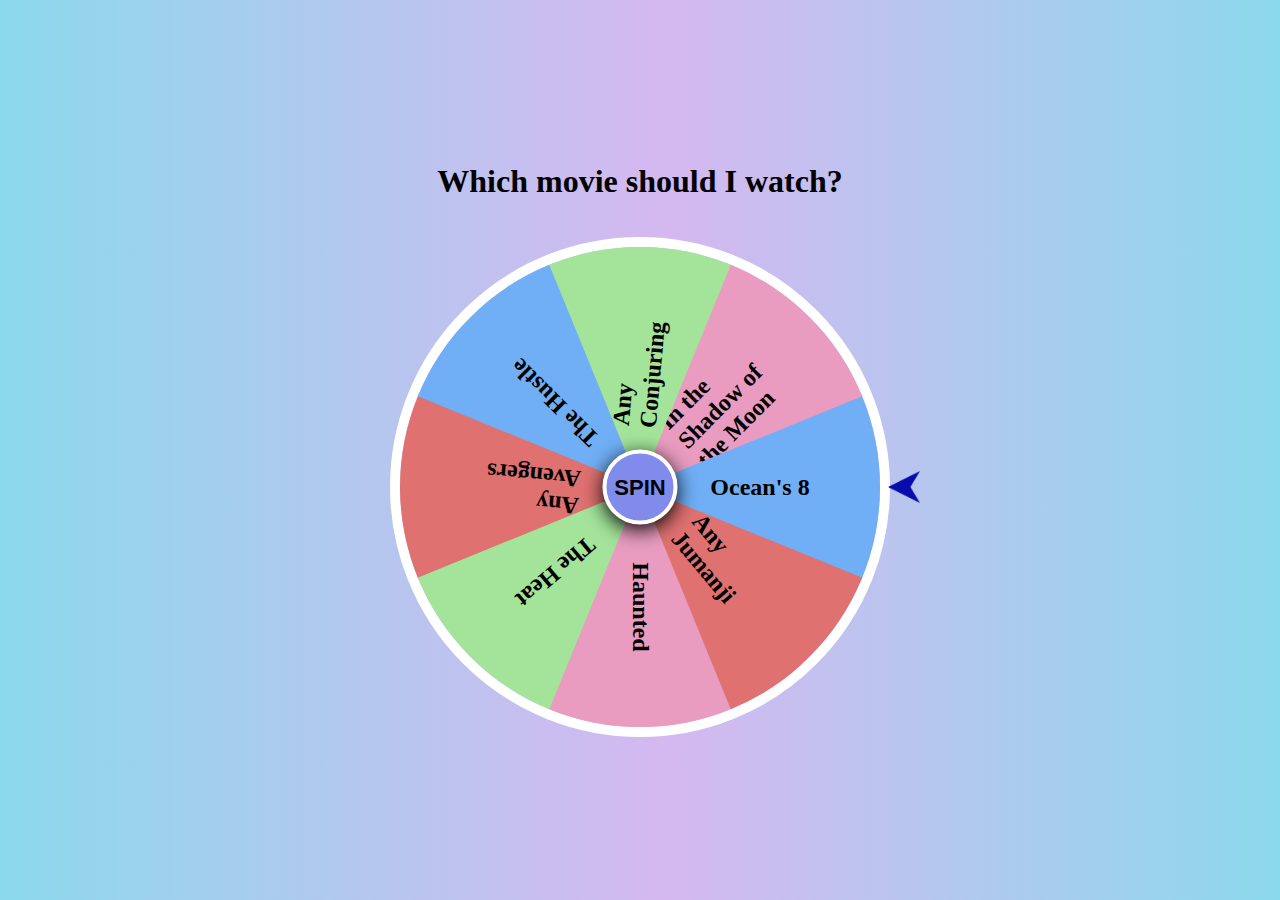
<file: index.html>
<html>
  <head>
    <title>Movie Selector</title>
    <link href="style.css" rel="stylesheet" type="text/css" />
  </head>
  <body>

    <h1><center> Which movie should I watch? <br>
		</center><br>
    
	<div id="mainbox" class="mainbox">
		<div id="box" class="box">
			<div class="box1">
				<span class="span1"><b>Any Avengers</b></span>
				<span class="span2"><b>Ocean's 8</b></span>
				<span class="span3"><b>Haunted</b></span>
				<span class="span4"><b>Any Conjuring</b></span>
			</div>
			<div class="box2">
				<span class="span1"><b>Any Jumanji</b></span>
				<span class="span2"><b>The Hustle</b></span>
				<span class="span3"><b>In the Shadow of the Moon</b></span>
				<span class="span4"><b>The Heat</b></span>
			</div>
		</div>

		<button class="spin" onclick="myfunction()">SPIN</button>
	</div>

   
  <script src="script.js"></script>
  </body>
</html>
</file>
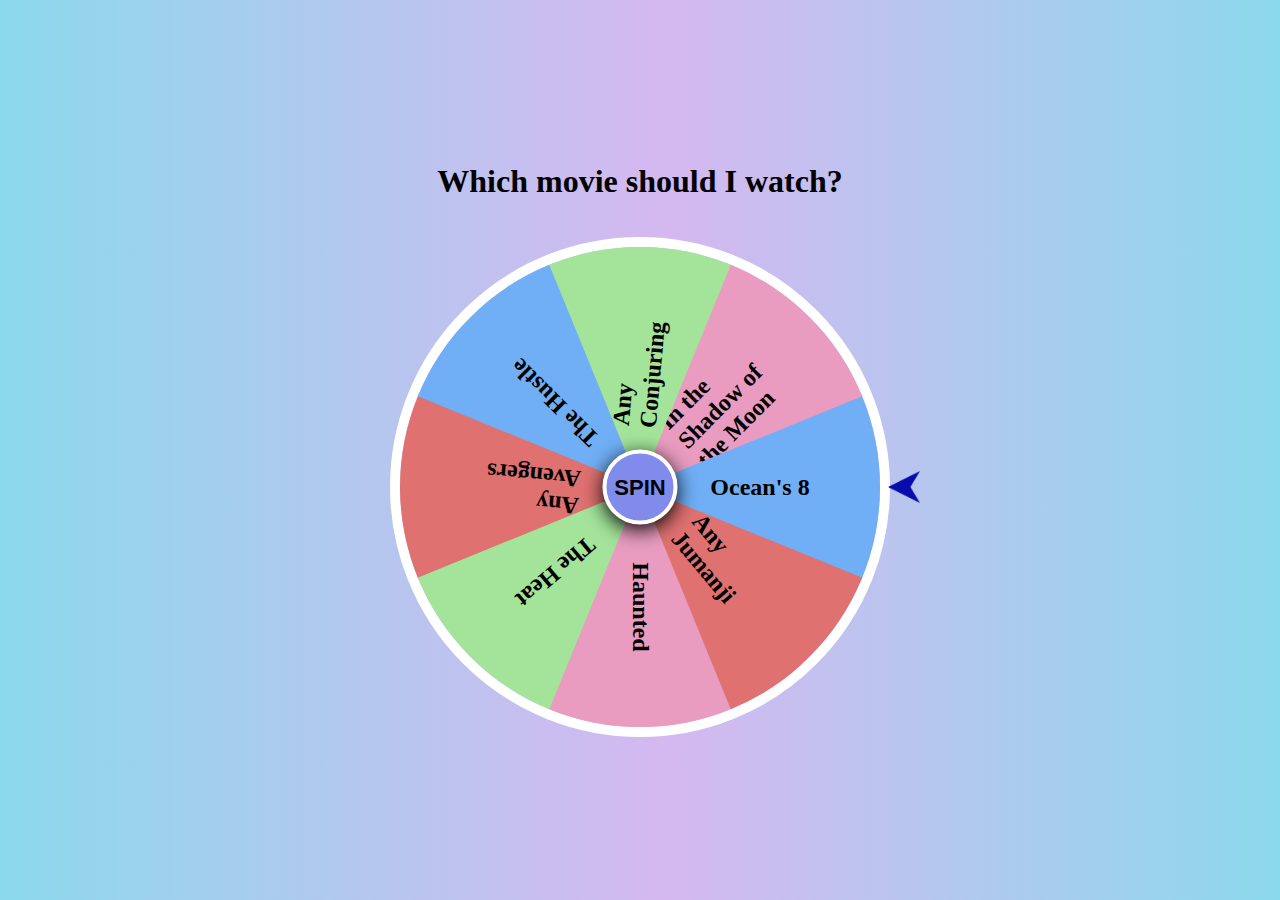
<file: design/index.html>
<html>
  <head>
    <title>Movie Selector</title>
    <link href="style.css" rel="stylesheet" type="text/css" />
  </head>
  <body>

    <h1><center> Which movie should I watch? <br></center><br>
    
	<div id="mainbox" class="mainbox">
		<div id="box" class="box">
			<div class="box1">
				<span class="span1"><b>Any Avengers</b></span>
				<span class="span2"><b>Ocean's 8</b></span>
				<span class="span3"><b>Haunted</b></span>
				<span class="span4"><b>Any Conjuring</b></span>
			</div>
			<div class="box2">
				<span class="span1"><b>Any Jumanji</b></span>
				<span class="span2"><b>The Hustle</b></span>
				<span class="span3"><b>In the Shadow of the Moon</b></span>
				<span class="span4"><b>The Heat</b></span>
			</div>
		</div>

		<button class="spin" onclick="myfunction()">SPIN</button>
	</div>

   
  <script src="script.js"></script>
  </body>
</html>
</file>
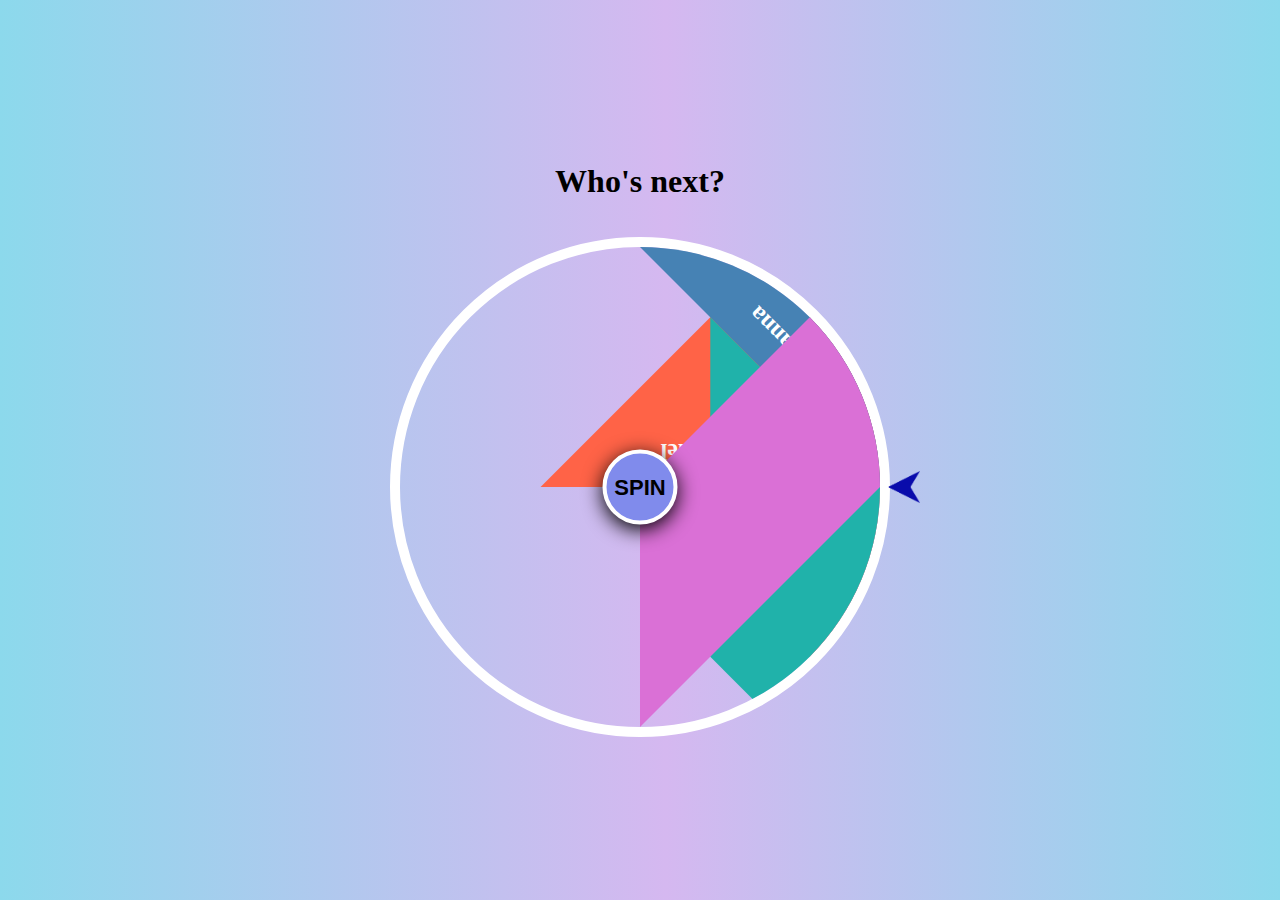
<file: original/spin-wheel-pooja-varsha-ui-improv/design/index.html>
<html>

<head>
	<title>Name Selector</title>
	<link href="style.css" rel="stylesheet" type="text/css" />
</head>

<body>

	<h1>
		<center> Who's next? <br></center><br>

		<div id="mainbox" class="mainbox">
			<div id="box" class="box">
				<!-- Segments will be dynamically generated or styled here -->
				<div class="segment" style="--i:1; --clr:#FF6347;"><b>Fatima</b></div>
				<div class="segment" style="--i:2; --clr:#4682B4;"><b>Gabriel</b></div>
				<div class="segment" style="--i:3; --clr:#32CD32;"><b>Hanna</b></div>
				<div class="segment" style="--i:4; --clr:#FFD700;"><b>Ali</b></div>
				<div class="segment" style="--i:5; --clr:#9370DB;"><b>Beatriz</b></div>
				<div class="segment" style="--i:6; --clr:#FFA07A;"><b>Charles</b></div>
				<div class="segment" style="--i:7; --clr:#20B2AA;"><b>Diya</b></div>
				<div class="segment" style="--i:8; --clr:#DA70D6;"><b>Eric</b></div>
			</div>


		<button class="spin" onclick="myfunction()">SPIN</button>
		</div>


		<script src="script.js"></script>
</body>

</html>
</file>
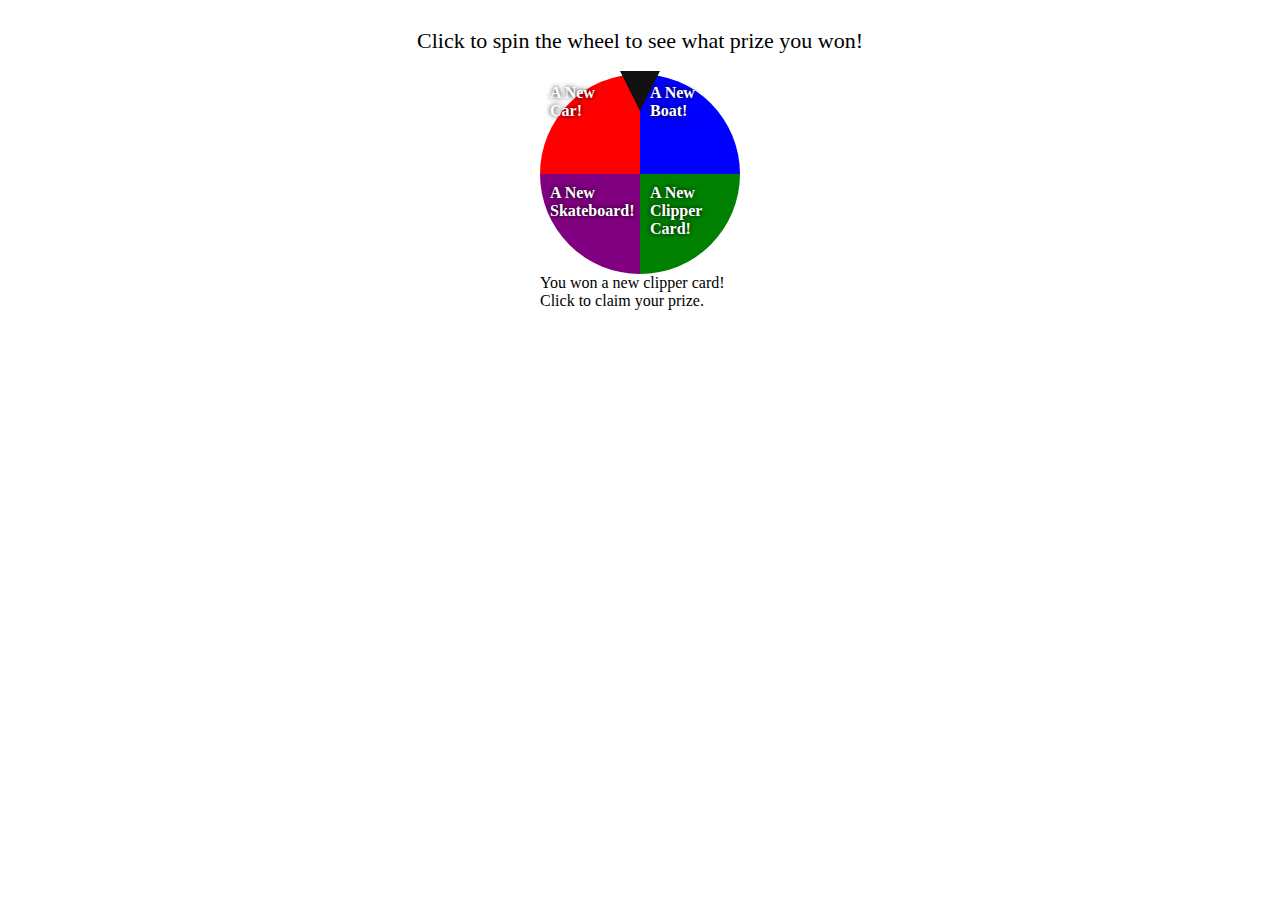
<file: winner.html>
<!DOCTYPE html>
<html lang="en">
<head>
    <meta charset="UTF-8">
    <meta http-equiv="X-UA-Compatible" content="IE=edge">
    <meta name="viewport" content="width=device-width, initial-scale=1.0">
    <title>Document</title>
    <style>
        .directions {
  text-align: center;
  font-size: 22px;
  padding: 20px;
}

.spin-the-wheel {
  margin: auto;
  width: 200px;
  cursor: pointer;
}

label {
  cursor: pointer;
  position: relative;
  display: block;
}

input {
  width: 0;
  height: 0;
  position: absolute;
  opacity: 0;
}

.wheel {
  position: relative;
  height: 200px;
  width: 200px;
}

.option {
  position: absolute;
  width: 80px;
  height: 80px;
  padding: 10px;
  color: white;
  font-weight: bold;
  text-shadow: 0 0 5px black;
}

.o1 {
  background-color: red;
  top: 0;
  left: 0;
  border-top-left-radius: 100%;
}

.o2 {
  background-color: blue;
  top: 0;
  right: 0;
  border-top-right-radius: 100%;
}

.o3 {
  background-color: purple;
  bottom: 0;
  left: 0;
  border-bottom-left-radius: 100%;
}

.o4 {
  background-color: green;
  bottom: 0;
  right: 0;
  border-bottom-right-radius: 100%;
}



.clicker {
  position: absolute;
  z-index: 30;
  height: 0;
  width: 0;
  left: 80px;
  top: -3px;
  border-width: 20px 20px 0 20px;
  transform: scaley(2);
  transform-origin: 50% 0;
  border-color: #111 transparent transparent transparent;
  border-style: solid;
 
}

:checked ~ .wheel {
  animation-name: spin;
  animation-duration: 3s;
  animation-timing-function: ease-out;
  animation-fill-mode: both;
}

@keyframes spin {
  0% {
    transform: rotate(0deg);
  }
  100% {
    transform: rotate(1665deg);
  }
}

:checked ~ .message {
  animation-name: winner;
  animation-delay: 2.9s;
  animation-duration: 0.5s;
  animation-timing-function: ease-out;
  animation-fill-mode: both;
}

@keyframes winner {
  0% {
    transform: scale(0);
    opacity: 0;
  }
  100% {
    transform: scale(1);
    opacity: 1;
  }
}

:checked ~ .clicker {
  animation-name: Clicker;
  animation-duration: 3s;
  animation-timing-function: ease-out;
  animation-fill-mode: both;
}
@keyframes Clicker {
  0%, 100% {
    transform:  rotate(0deg) scaley(2);
  }
   5%, 10%, 16%, 23%, 31%, 40%, 50%, 61%, 73%, 86% {
    transform:  rotate(-15deg) scaley(2);
 
  }
  7.5%, 13%, 20.5%, 27%, 35.5%, 45%, 55.5%, 67%, 79.5% {
    transform:  rotate(-10deg) scaley(2);
  } 
}

a {
  display: none;
  position: absolute;
  top: 0;
  left: 0;
  right: 0;
  bottom: 0;
  z-index: 50000;
}

:checked ~ a {
  display: block;
  animation-name: Linkable;
  animation-delay: 3.1s;
  animation-fill-mode: both;
  animation-duration: 0.1s;
}

@keyframes Linkable {
  0% {
    bottom: 100%;
  }
  
  100% {
    bottom: 0;
  }
}
    </style>
</head>
<body>
    <div class="directions">
        Click to spin the wheel to see what prize you won!
    </div>
    <div class="spin-the-wheel">
    <label>
      <input type="radio">
      <div class="clicker"></div>
    <div class="wheel">
    <div class="option o1">
      A New Car!
    </div>
    <div class="option o2">
      A New Boat!
    </div>
    <div class="option o3">
      A New Skateboard!
    </div>
    <div class="option o4">
      A New Clipper Card!
    </div>
    </div>
      
      <div class="message">
        You won a new clipper card! <br>
        Click to claim your prize.
      </div>
      
      <a href="http://votion.co" target="_blank"></a>
    </label>
    </div>
</body>
</html>
</file>
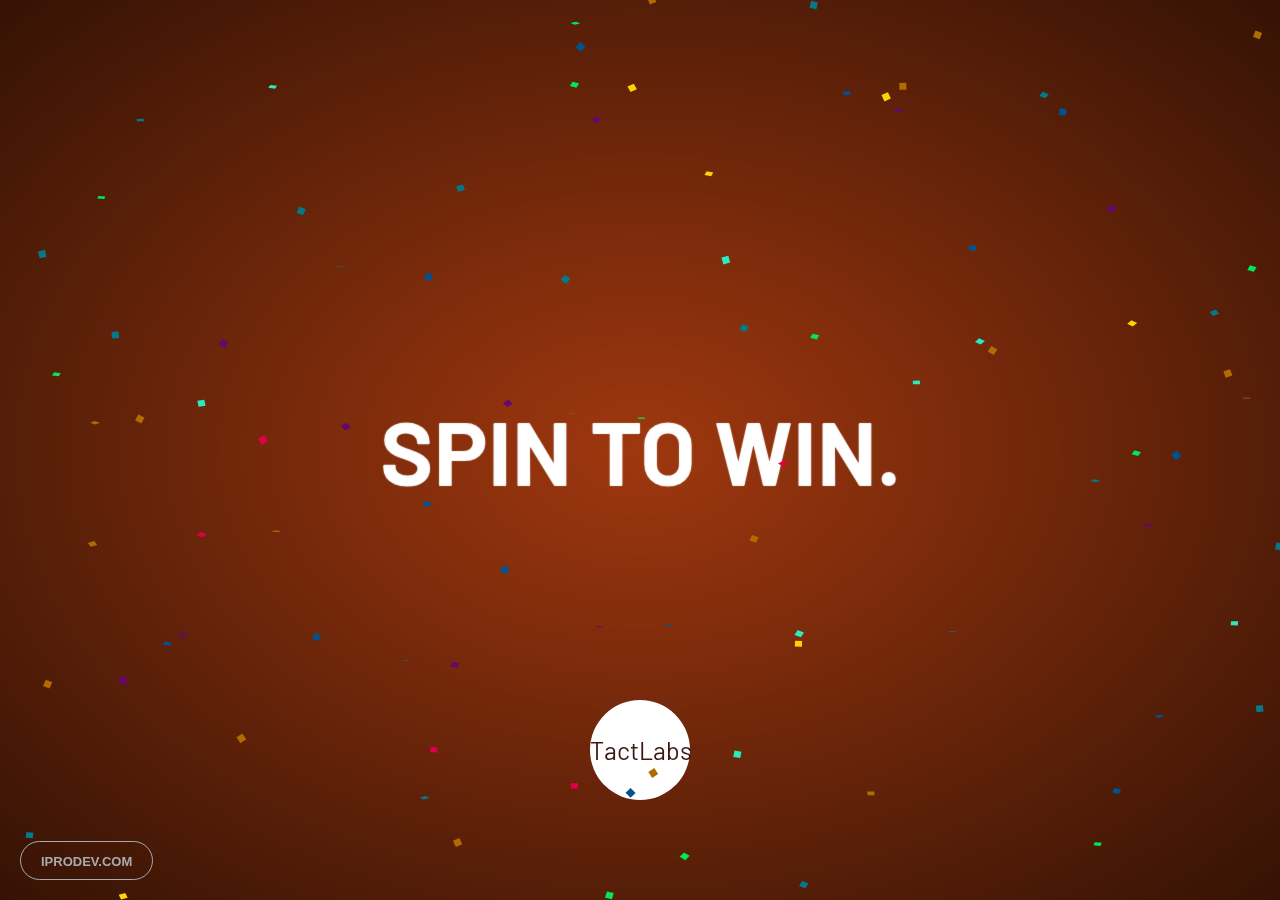
<file: design/front.html>
<!DOCTYPE html>
<html lang="en">

<head>
    <meta charset="UTF-8">
    <meta http-equiv="X-UA-Compatible" content="IE=edge">
    <meta name="viewport" content="width=device-width, initial-scale=1.0">
    <title>Front page</title>
    <style>
        @import url('https://fonts.googleapis.com/css?family=Barlow');

body {
	-webkit-background-size: cover;
	-moz-background-size: cover;
	-o-background-size: cover;
	background-size: cover;
	font-family: 'Barlow', sans-serif;
}
.container {
	width: 100%;
	position: relative;
	overflow: hidden;
}
a {
	text-decoration: none;
}
h1.main, p.demos {
	-webkit-animation-delay: 18s;
	-moz-animation-delay: 18s;
	-ms-animation-delay: 18s;
	animation-delay: 18s;
}
.sp-container {
	position: fixed;
	top: 0px;
	left: 0px;
	width: 100%;
	height: 100%;
	z-index: 0;
	background: -webkit-radial-gradient(rgba(0, 0, 0, 0.1), rgba(0, 0, 0, 0.3) 35%, rgba(0, 0, 0, 0.7));
	background: -moz-radial-gradient(rgba(0, 0, 0, 0.1), rgba(0, 0, 0, 0.3) 35%, rgba(0, 0, 0, 0.7));
	background: -ms-radial-gradient(rgba(0, 0, 0, 0.1), rgba(0, 0, 0, 0.3) 35%, rgba(0, 0, 0, 0.7));
	background: radial-gradient(rgba(0, 0, 0, 0.1), rgba(0, 0, 0, 0.3) 35%, rgba(0, 0, 0, 0.7));
}
.sp-content {
	position: absolute;
	width: 100%;
	height: 100%;
	left: 0px;
	top: 0px;
	z-index: 1000;
}
.sp-container h2 {
	position: absolute;
	top: 50%;
	line-height: 100px;
	height: 90px;
	margin-top: -50px;
	font-size: 90px;
	width: 100%;
	text-align: center;
	color: transparent;
	-webkit-animation: blurFadeInOut 3s ease-in backwards;
	-moz-animation: blurFadeInOut 3s ease-in backwards;
	-ms-animation: blurFadeInOut 3s ease-in backwards;
	animation: blurFadeInOut 3s ease-in backwards;
}
.sp-container h2.frame-1 {
	-webkit-animation-delay: 0s;
	-moz-animation-delay: 0s;
	-ms-animation-delay: 0s;
	animation-delay: 0s;
}
.sp-container h2.frame-2 {
	-webkit-animation-delay: 3s;
	-moz-animation-delay: 3s;
	-ms-animation-delay: 3s;
	animation-delay: 3s;
}
.sp-container h2.frame-3 {
	-webkit-animation-delay: 6s;
	-moz-animation-delay: 6s;
	-ms-animation-delay: 6s;
	animation-delay: 6s;
}
.sp-container h2.frame-4 {
	font-size: 200px;
	-webkit-animation-delay: 9s;
	-moz-animation-delay: 9s;
	-ms-animation-delay: 9s;
	animation-delay: 9s;
}
.sp-container h2.frame-5 {
	-webkit-animation: none;
	-moz-animation: none;
	-ms-animation: none;
	animation: none;
	color: transparent;
	text-shadow: 0px 0px 1px #fff;
}
.sp-container h2.frame-5 span {
	-webkit-animation: blurFadeIn 3s ease-in 12s backwards;
	-moz-animation: blurFadeIn 1s ease-in 12s backwards;
	-ms-animation: blurFadeIn 3s ease-in 12s backwards;
	animation: blurFadeIn 3s ease-in 12s backwards;
	color: transparent;
	text-shadow: 0px 0px 1px #fff;
}
.sp-container h2.frame-5 span:nth-child(2) {
	-webkit-animation-delay: 13s;
	-moz-animation-delay: 13s;
	-ms-animation-delay: 13s;
	animation-delay: 13s;
}
.sp-container h2.frame-5 span:nth-child(3) {
	-webkit-animation-delay: 14s;
	-moz-animation-delay: 14s;
	-ms-animation-delay: 14s;
	animation-delay: 14s;
}
.sp-globe {
	position: absolute;
	width: 282px;
	height: 273px;
	left: 50%;
	top: 50%;
	margin: -137px 0 0 -141px;
	background: transparent url(http://web-sonick.zz.mu/images/sl/globe.png) no-repeat top left;
	-webkit-animation: fadeInBack 3.6s linear 14s backwards;
	-moz-animation: fadeInBack 3.6s linear 14s backwards;
	-ms-animation: fadeInBack 3.6s linear 14s backwards;
	animation: fadeInBack 3.6s linear 14s backwards;
	-ms-filter: "progid:DXImageTransform.Microsoft.Alpha(Opacity=30)";
	filter: alpha(opacity=30);
	opacity: 0.3;
	-webkit-transform: scale(5);
	-moz-transform: scale(5);
	-o-transform: scale(5);
	-ms-transform: scale(5);
	transform: scale(5);
}
.sp-circle-link {
	position: absolute;
	left: 50%;
	bottom: 100px;
	margin-left: -50px;
	text-align: center;
	line-height: 100px;
	width: 100px;
	height: 100px;
	background: #fff;
	color: #3f1616;
	font-size: 25px;
	-webkit-border-radius: 50%;
	-moz-border-radius: 50%;
	border-radius: 50%;
	-webkit-animation: fadeInRotate 1s linear 16s backwards;
	-moz-animation: fadeInRotate 1s linear 16s backwards;
	-ms-animation: fadeInRotate 1s linear 16s backwards;
	animation: fadeInRotate 1s linear 16s backwards;
	-webkit-transform: scale(1) rotate(0deg);
	-moz-transform: scale(1) rotate(0deg);
	-o-transform: scale(1) rotate(0deg);
	-ms-transform: scale(1) rotate(0deg);
	transform: scale(1) rotate(0deg);
}
.sp-circle-link:hover {
	background: #85373b;
	color: #fff;
}
/**/

@-webkit-keyframes blurFadeInOut {
	0% {
		opacity: 0;
		text-shadow: 0px 0px 40px #fff;
		-webkit-transform: scale(1.3);
	}
	20%, 75% {
		opacity: 1;
		text-shadow: 0px 0px 1px #fff;
		-webkit-transform: scale(1);
	}
	100% {
		opacity: 0;
		text-shadow: 0px 0px 50px #fff;
		-webkit-transform: scale(0);
	}
}
@-webkit-keyframes blurFadeIn {
	0% {
		opacity: 0;
		text-shadow: 0px 0px 40px #fff;
		-webkit-transform: scale(1.3);
	}
	50% {
		opacity: 0.5;
		text-shadow: 0px 0px 10px #fff;
		-webkit-transform: scale(1.1);
	}
	100% {
		opacity: 1;
		text-shadow: 0px 0px 1px #fff;
		-webkit-transform: scale(1);
	}
}
@-webkit-keyframes fadeInBack {
	0% {
		opacity: 0;
		-webkit-transform: scale(0);
	}
	50% {
		opacity: 0.4;
		-webkit-transform: scale(2);
	}
	100% {
		opacity: 0.2;
		-webkit-transform: scale(5);
	}
}
@-webkit-keyframes fadeInRotate {
	0% {
		opacity: 0;
		-webkit-transform: scale(0) rotate(360deg);
	}
	100% {
		opacity: 1;
		-webkit-transform: scale(1) rotate(0deg);
	}
}
/**/

@-moz-keyframes blurFadeInOut {
	0% {
		opacity: 0;
		text-shadow: 0px 0px 40px #fff;
		-moz-transform: scale(1.3);
	}
	20%, 75% {
		opacity: 1;
		text-shadow: 0px 0px 1px #fff;
		-moz-transform: scale(1);
	}
	100% {
		opacity: 0;
		text-shadow: 0px 0px 50px #fff;
		-moz-transform: scale(0);
	}
}
@-moz-keyframes blurFadeIn {
	0% {
		opacity: 0;
		text-shadow: 0px 0px 40px #fff;
		-moz-transform: scale(1.3);
	}
	100% {
		opacity: 1;
		text-shadow: 0px 0px 1px #fff;
		-moz-transform: scale(1);
	}
}
@-moz-keyframes fadeInBack {
	0% {
		opacity: 0;
		-moz-transform: scale(0);
	}
	50% {
		opacity: 0.4;
		-moz-transform: scale(2);
	}
	100% {
		opacity: 0.2;
		-moz-transform: scale(5);
	}
}
@-moz-keyframes fadeInRotate {
	0% {
		opacity: 0;
		-moz-transform: scale(0) rotate(360deg);
	}
	100% {
		opacity: 1;
		-moz-transform: scale(1) rotate(0deg);
	}
}
/**/

@keyframes blurFadeInOut {
	0% {
		opacity: 0;
		text-shadow: 0px 0px 40px #fff;
		transform: scale(1.3);
	}
	20%, 75% {
		opacity: 1;
		text-shadow: 0px 0px 1px #fff;
		transform: scale(1);
	}
	100% {
		opacity: 0;
		text-shadow: 0px 0px 50px #fff;
		transform: scale(0);
	}
}
@keyframes blurFadeIn {
	0% {
		opacity: 0;
		text-shadow: 0px 0px 40px #fff;
		transform: scale(1.3);
	}
	50% {
		opacity: 0.5;
		text-shadow: 0px 0px 10px #fff;
		transform: scale(1.1);
	}
	100% {
		opacity: 1;
		text-shadow: 0px 0px 1px #fff;
		transform: scale(1);
	}
}
@keyframes fadeInBack {
	0% {
		opacity: 0;
		transform: scale(0);
	}
	50% {
		opacity: 0.4;
		transform: scale(2);
	}
	100% {
		opacity: 0.2;
		transform: scale(5);
	}
}
@keyframes fadeInRotate {
	0% {
		opacity: 0;
		transform: scale(0) rotate(360deg);
	}
	100% {
		opacity: 1;
		transform: scale(1) rotate(0deg);
	}
}

html, body {
  margin: 0;
  padding: 0;
  background: rgb(177, 62, 17);
  height: 100%;
  width: 100%;
}
#confetti{
  position: absolute;
  left: 0;
  top: 0;
  height: 100%;
  width: 100%;
}


a.iprodev {
  line-height: normal;
  font-family: Varela Round, sans-serif;
  font-weight: 600;
  text-decoration: none;
  font-size: 13px;
  color: #A7AAAE;
  position: absolute;
  left: 20px;
  bottom: 20px;
  border: 1px solid #A7AAAE;
  padding: 12px 20px 10px;
  border-radius: 50px;
  transition: all .1s ease-in-out;
  text-transform: uppercase;
}
a.iprodev:hover {
  background: #A7AAAE;
  color: white;
}
    </style>
</head>

<body>

    <div class="sp-container">
        <div class="sp-content">
            <div class="sp-globe"></div>
            <h2 class="frame-1">LET'S  FIND</h2>
            <h2 class="frame-2">THE  LUCKY  WINNER</h2>
            <h2 class="frame-3">OF  TODAY</h2>
            <h2 class="frame-4">THE SPIN WHEEL!</h2>
            <h2 class="frame-5">
                <span>SPIN</span>
                <span>TO</span>
                <span>WIN.</span>
            </h2>
            <a class="sp-circle-link" href="https://nick.mkrtchyan.ga">TactLabs</a>
        </div>
    </div>

    <canvas height='1' id='confetti' width='1'></canvas>
<a class='iprodev' href='http://iprodev.com' target='_blank'>iprodev.com</a>

<script>
    var retina = window.devicePixelRatio,

// Math shorthands
PI = Math.PI,
sqrt = Math.sqrt,
round = Math.round,
random = Math.random,
cos = Math.cos,
sin = Math.sin,

// Local WindowAnimationTiming interface
rAF = window.requestAnimationFrame,
cAF = window.cancelAnimationFrame || window.cancelRequestAnimationFrame,
_now = Date.now || function () {return new Date().getTime();};

// Local WindowAnimationTiming interface polyfill
(function (w) {
/**
            * Fallback implementation.
            */
var prev = _now();
function fallback(fn) {
var curr = _now();
var ms = Math.max(0, 16 - (curr - prev));
var req = setTimeout(fn, ms);
prev = curr;
return req;
}

/**
            * Cancel.
            */
var cancel = w.cancelAnimationFrame
|| w.webkitCancelAnimationFrame
|| w.clearTimeout;

rAF = w.requestAnimationFrame
|| w.webkitRequestAnimationFrame
|| fallback;

cAF = function(id){
cancel.call(w, id);
};
}(window));

document.addEventListener("DOMContentLoaded", function() {
var speed = 50,
  duration = (1.0 / speed),
  confettiRibbonCount = 11,
  ribbonPaperCount = 30,
  ribbonPaperDist = 8.0,
  ribbonPaperThick = 8.0,
  confettiPaperCount = 95,
  DEG_TO_RAD = PI / 180,
  RAD_TO_DEG = 180 / PI,
  colors = [
    ["#df0049", "#660671"],
    ["#00e857", "#005291"],
    ["#2bebbc", "#05798a"],
    ["#ffd200", "#b06c00"]
  ];

function Vector2(_x, _y) {
this.x = _x, this.y = _y;
this.Length = function() {
  return sqrt(this.SqrLength());
}
this.SqrLength = function() {
  return this.x * this.x + this.y * this.y;
}
this.Add = function(_vec) {
  this.x += _vec.x;
  this.y += _vec.y;
}
this.Sub = function(_vec) {
  this.x -= _vec.x;
  this.y -= _vec.y;
}
this.Div = function(_f) {
  this.x /= _f;
  this.y /= _f;
}
this.Mul = function(_f) {
  this.x *= _f;
  this.y *= _f;
}
this.Normalize = function() {
  var sqrLen = this.SqrLength();
  if (sqrLen != 0) {
    var factor = 1.0 / sqrt(sqrLen);
    this.x *= factor;
    this.y *= factor;
  }
}
this.Normalized = function() {
  var sqrLen = this.SqrLength();
  if (sqrLen != 0) {
    var factor = 1.0 / sqrt(sqrLen);
    return new Vector2(this.x * factor, this.y * factor);
  }
  return new Vector2(0, 0);
}
}
Vector2.Lerp = function(_vec0, _vec1, _t) {
return new Vector2((_vec1.x - _vec0.x) * _t + _vec0.x, (_vec1.y - _vec0.y) * _t + _vec0.y);
}
Vector2.Distance = function(_vec0, _vec1) {
return sqrt(Vector2.SqrDistance(_vec0, _vec1));
}
Vector2.SqrDistance = function(_vec0, _vec1) {
var x = _vec0.x - _vec1.x;
var y = _vec0.y - _vec1.y;
return (x * x + y * y + z * z);
}
Vector2.Scale = function(_vec0, _vec1) {
return new Vector2(_vec0.x * _vec1.x, _vec0.y * _vec1.y);
}
Vector2.Min = function(_vec0, _vec1) {
return new Vector2(Math.min(_vec0.x, _vec1.x), Math.min(_vec0.y, _vec1.y));
}
Vector2.Max = function(_vec0, _vec1) {
return new Vector2(Math.max(_vec0.x, _vec1.x), Math.max(_vec0.y, _vec1.y));
}
Vector2.ClampMagnitude = function(_vec0, _len) {
var vecNorm = _vec0.Normalized;
return new Vector2(vecNorm.x * _len, vecNorm.y * _len);
}
Vector2.Sub = function(_vec0, _vec1) {
return new Vector2(_vec0.x - _vec1.x, _vec0.y - _vec1.y, _vec0.z - _vec1.z);
}

function EulerMass(_x, _y, _mass, _drag) {
this.position = new Vector2(_x, _y);
this.mass = _mass;
this.drag = _drag;
this.force = new Vector2(0, 0);
this.velocity = new Vector2(0, 0);
this.AddForce = function(_f) {
  this.force.Add(_f);
}
this.Integrate = function(_dt) {
  var acc = this.CurrentForce(this.position);
  acc.Div(this.mass);
  var posDelta = new Vector2(this.velocity.x, this.velocity.y);
  posDelta.Mul(_dt);
  this.position.Add(posDelta);
  acc.Mul(_dt);
  this.velocity.Add(acc);
  this.force = new Vector2(0, 0);
}
this.CurrentForce = function(_pos, _vel) {
  var totalForce = new Vector2(this.force.x, this.force.y);
  var speed = this.velocity.Length();
  var dragVel = new Vector2(this.velocity.x, this.velocity.y);
  dragVel.Mul(this.drag * this.mass * speed);
  totalForce.Sub(dragVel);
  return totalForce;
}
}

function ConfettiPaper(_x, _y) {
this.pos = new Vector2(_x, _y);
this.rotationSpeed = (random() * 600 + 800);
this.angle = DEG_TO_RAD * random() * 360;
this.rotation = DEG_TO_RAD * random() * 360;
this.cosA = 1.0;
this.size = 5.0;
this.oscillationSpeed = (random() * 1.5 + 0.5);
this.xSpeed = 40.0;
this.ySpeed = (random() * 60 + 50.0);
this.corners = new Array();
this.time = random();
var ci = round(random() * (colors.length - 1));
this.frontColor = colors[ci][0];
this.backColor = colors[ci][1];
for (var i = 0; i < 4; i++) {
  var dx = cos(this.angle + DEG_TO_RAD * (i * 90 + 45));
  var dy = sin(this.angle + DEG_TO_RAD * (i * 90 + 45));
  this.corners[i] = new Vector2(dx, dy);
}
this.Update = function(_dt) {
  this.time += _dt;
  this.rotation += this.rotationSpeed * _dt;
  this.cosA = cos(DEG_TO_RAD * this.rotation);
  this.pos.x += cos(this.time * this.oscillationSpeed) * this.xSpeed * _dt
  this.pos.y += this.ySpeed * _dt;
  if (this.pos.y > ConfettiPaper.bounds.y) {
    this.pos.x = random() * ConfettiPaper.bounds.x;
    this.pos.y = 0;
  }
}
this.Draw = function(_g) {
  if (this.cosA > 0) {
    _g.fillStyle = this.frontColor;
  } else {
    _g.fillStyle = this.backColor;
  }
  _g.beginPath();
  _g.moveTo((this.pos.x + this.corners[0].x * this.size) * retina, (this.pos.y + this.corners[0].y * this.size * this.cosA) * retina);
  for (var i = 1; i < 4; i++) {
    _g.lineTo((this.pos.x + this.corners[i].x * this.size) * retina, (this.pos.y + this.corners[i].y * this.size * this.cosA) * retina);
  }
  _g.closePath();
  _g.fill();
}
}
ConfettiPaper.bounds = new Vector2(0, 0);

function ConfettiRibbon(_x, _y, _count, _dist, _thickness, _angle, _mass, _drag) {
this.particleDist = _dist;
this.particleCount = _count;
this.particleMass = _mass;
this.particleDrag = _drag;
this.particles = new Array();
var ci = round(random() * (colors.length - 1));
this.frontColor = colors[ci][0];
this.backColor = colors[ci][1];
this.xOff = (cos(DEG_TO_RAD * _angle) * _thickness);
this.yOff = (sin(DEG_TO_RAD * _angle) * _thickness);
this.position = new Vector2(_x, _y);
this.prevPosition = new Vector2(_x, _y);
this.velocityInherit = (random() * 2 + 4);
this.time = random() * 100;
this.oscillationSpeed = (random() * 2 + 2);
this.oscillationDistance = (random() * 40 + 40);
this.ySpeed = (random() * 40 + 80);
for (var i = 0; i < this.particleCount; i++) {
  this.particles[i] = new EulerMass(_x, _y - i * this.particleDist, this.particleMass, this.particleDrag);
}
this.Update = function(_dt) {
  var i = 0;
  this.time += _dt * this.oscillationSpeed;
  this.position.y += this.ySpeed * _dt;
  this.position.x += cos(this.time) * this.oscillationDistance * _dt;
  this.particles[0].position = this.position;
  var dX = this.prevPosition.x - this.position.x;
  var dY = this.prevPosition.y - this.position.y;
  var delta = sqrt(dX * dX + dY * dY);
  this.prevPosition = new Vector2(this.position.x, this.position.y);
  for (i = 1; i < this.particleCount; i++) {
    var dirP = Vector2.Sub(this.particles[i - 1].position, this.particles[i].position);
    dirP.Normalize();
    dirP.Mul((delta / _dt) * this.velocityInherit);
    this.particles[i].AddForce(dirP);
  }
  for (i = 1; i < this.particleCount; i++) {
    this.particles[i].Integrate(_dt);
  }
  for (i = 1; i < this.particleCount; i++) {
    var rp2 = new Vector2(this.particles[i].position.x, this.particles[i].position.y);
    rp2.Sub(this.particles[i - 1].position);
    rp2.Normalize();
    rp2.Mul(this.particleDist);
    rp2.Add(this.particles[i - 1].position);
    this.particles[i].position = rp2;
  }
  if (this.position.y > ConfettiRibbon.bounds.y + this.particleDist * this.particleCount) {
    this.Reset();
  }
}
this.Reset = function() {
  this.position.y = -random() * ConfettiRibbon.bounds.y;
  this.position.x = random() * ConfettiRibbon.bounds.x;
  this.prevPosition = new Vector2(this.position.x, this.position.y);
  this.velocityInherit = random() * 2 + 4;
  this.time = random() * 100;
  this.oscillationSpeed = random() * 2.0 + 1.5;
  this.oscillationDistance = (random() * 40 + 40);
  this.ySpeed = random() * 40 + 80;
  var ci = round(random() * (colors.length - 1));
  this.frontColor = colors[ci][0];
  this.backColor = colors[ci][1];
  this.particles = new Array();
  for (var i = 0; i < this.particleCount; i++) {
    this.particles[i] = new EulerMass(this.position.x, this.position.y - i * this.particleDist, this.particleMass, this.particleDrag);
  }
}
this.Draw = function(_g) {
  for (var i = 0; i < this.particleCount - 1; i++) {
    var p0 = new Vector2(this.particles[i].position.x + this.xOff, this.particles[i].position.y + this.yOff);
    var p1 = new Vector2(this.particles[i + 1].position.x + this.xOff, this.particles[i + 1].position.y + this.yOff);
    if (this.Side(this.particles[i].position.x, this.particles[i].position.y, this.particles[i + 1].position.x, this.particles[i + 1].position.y, p1.x, p1.y) < 0) {
      _g.fillStyle = this.frontColor;
      _g.strokeStyle = this.frontColor;
    } else {
      _g.fillStyle = this.backColor;
      _g.strokeStyle = this.backColor;
    }
    if (i == 0) {
      _g.beginPath();
      _g.moveTo(this.particles[i].position.x * retina, this.particles[i].position.y * retina);
      _g.lineTo(this.particles[i + 1].position.x * retina, this.particles[i + 1].position.y * retina);
      _g.lineTo(((this.particles[i + 1].position.x + p1.x) * 0.5) * retina, ((this.particles[i + 1].position.y + p1.y) * 0.5) * retina);
      _g.closePath();
      _g.stroke();
      _g.fill();
      _g.beginPath();
      _g.moveTo(p1.x * retina, p1.y * retina);
      _g.lineTo(p0.x * retina, p0.y * retina);
      _g.lineTo(((this.particles[i + 1].position.x + p1.x) * 0.5) * retina, ((this.particles[i + 1].position.y + p1.y) * 0.5) * retina);
      _g.closePath();
      _g.stroke();
      _g.fill();
    } else if (i == this.particleCount - 2) {
      _g.beginPath();
      _g.moveTo(this.particles[i].position.x * retina, this.particles[i].position.y * retina);
      _g.lineTo(this.particles[i + 1].position.x * retina, this.particles[i + 1].position.y * retina);
      _g.lineTo(((this.particles[i].position.x + p0.x) * 0.5) * retina, ((this.particles[i].position.y + p0.y) * 0.5) * retina);
      _g.closePath();
      _g.stroke();
      _g.fill();
      _g.beginPath();
      _g.moveTo(p1.x * retina, p1.y * retina);
      _g.lineTo(p0.x * retina, p0.y * retina);
      _g.lineTo(((this.particles[i].position.x + p0.x) * 0.5) * retina, ((this.particles[i].position.y + p0.y) * 0.5) * retina);
      _g.closePath();
      _g.stroke();
      _g.fill();
    } else {
      _g.beginPath();
      _g.moveTo(this.particles[i].position.x * retina, this.particles[i].position.y * retina);
      _g.lineTo(this.particles[i + 1].position.x * retina, this.particles[i + 1].position.y * retina);
      _g.lineTo(p1.x * retina, p1.y * retina);
      _g.lineTo(p0.x * retina, p0.y * retina);
      _g.closePath();
      _g.stroke();
      _g.fill();
    }
  }
}
this.Side = function(x1, y1, x2, y2, x3, y3) {
  return ((x1 - x2) * (y3 - y2) - (y1 - y2) * (x3 - x2));
}
}
ConfettiRibbon.bounds = new Vector2(0, 0);
confetti = {};
confetti.Context = function(id) {
var i = 0;
var canvas = document.getElementById(id);
var canvasParent = canvas.parentNode;
var canvasWidth = canvasParent.offsetWidth;
var canvasHeight = canvasParent.offsetHeight;
canvas.width = canvasWidth * retina;
canvas.height = canvasHeight * retina;
var context = canvas.getContext('2d');
var interval = null;
var confettiRibbons = new Array();
ConfettiRibbon.bounds = new Vector2(canvasWidth, canvasHeight);
for (i = 0; i < confettiRibbonCount; i++) {
  confettiRibbons[i] = new ConfettiRibbon(random() * canvasWidth, -random() * canvasHeight * 2, ribbonPaperCount, ribbonPaperDist, ribbonPaperThick, 45, 1, 0.05);
}
var confettiPapers = new Array();
ConfettiPaper.bounds = new Vector2(canvasWidth, canvasHeight);
for (i = 0; i < confettiPaperCount; i++) {
  confettiPapers[i] = new ConfettiPaper(random() * canvasWidth, random() * canvasHeight);
}
this.resize = function() {
  canvasWidth = canvasParent.offsetWidth;
  canvasHeight = canvasParent.offsetHeight;
  canvas.width = canvasWidth * retina;
  canvas.height = canvasHeight * retina;
  ConfettiPaper.bounds = new Vector2(canvasWidth, canvasHeight);
  ConfettiRibbon.bounds = new Vector2(canvasWidth, canvasHeight);
}
this.start = function() {
  this.stop()
  var context = this;
  this.update();
}
this.stop = function() {
  cAF(this.interval);
}
this.update = function() {
  var i = 0;
  context.clearRect(0, 0, canvas.width, canvas.height);
  for (i = 0; i < confettiPaperCount; i++) {
    confettiPapers[i].Update(duration);
    confettiPapers[i].Draw(context);
  }
  for (i = 0; i < confettiRibbonCount; i++) {
    confettiRibbons[i].Update(duration);
    confettiRibbons[i].Draw(context);
  }
  this.interval = rAF(function() {
    confetti.update();
  });
}
}
var confetti = new confetti.Context('confetti');
confetti.start();
window.addEventListener('resize', function(event){
confetti.resize();
});
});
</script>


</body>

</html>
</file>
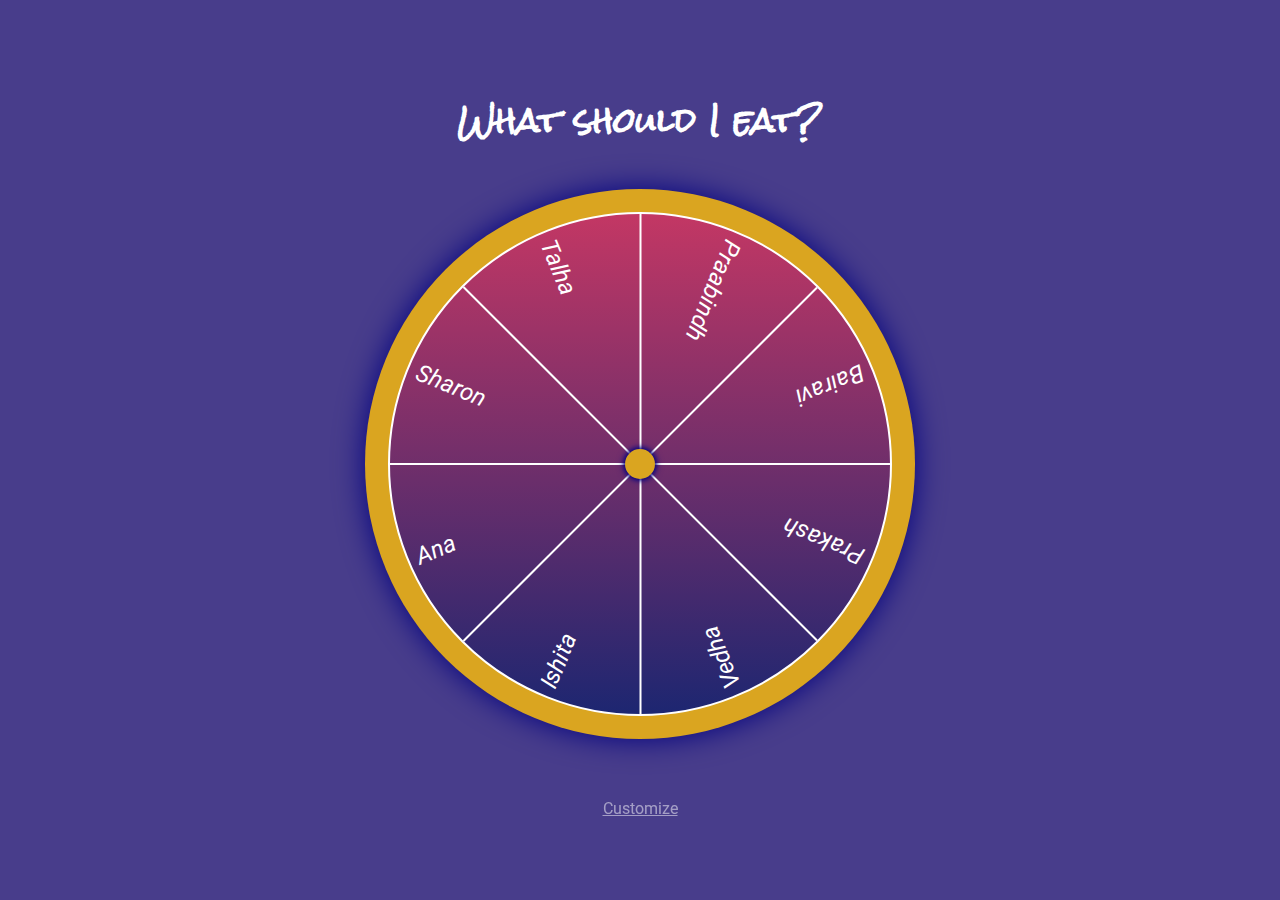
<file: design/trial.html>
<!DOCTYPE html>
<html lang="en">

<head>
    <meta charset="UTF-8">
    <meta http-equiv="X-UA-Compatible" content="IE=edge">
    <meta name="viewport" content="width=device-width, initial-scale=1.0">
    <title>Document</title>
    <style>
        @import url("https://fonts.googleapis.com/css2?family=Roboto:ital@0;1&display=swap");
        @import url("https://fonts.googleapis.com/css2?family=Rock+Salt&display=swap");

        * {
            font-family: "Roboto", sans-serif;
            margin: 0;
            padding: 0;
        }

        body {
            background: darkslateblue;
        }

        .container {
            display: flex;
            justify-content: center;
            align-items: center;
            flex-direction: column;
            width: 100vw;
            height: 100vh;
            padding: 10px 0 10px 0;
            box-sizing: border-box;
        }

        .container h1 {
            font-family: "Rock Salt", "Roboto", sans-serif;
            font-size: 2rem;
            text-align: center;
            color: white;
        }

        @media screen and (max-width: 767px) {
            .container h1 {
                font-size: 1.5rem;
            }
        }

        .container #wheel-wrap {
            display: flex;
            justify-content: center;
            align-items: center;
            position: relative;
            width: 550px;
            height: 550px;
            margin: 30px 0 30px 0;
        }

        .container #wheel-wrap #wheel-border {
            display: flex;
            justify-content: center;
            align-items: center;
            position: absolute;
            width: 550px;
            height: 550px;
            border-radius: 50%;
            background: goldenrod;
            box-shadow: 0 0 30px navy;
        }

        .container #wheel-wrap #wheel-border #wheel {
            display: flex;
            justify-content: center;
            align-items: center;
            width: 500px;
            height: 500px;
            border-radius: 50%;
            border: 2px solid white;
            background: linear-gradient(#c33764, #1d2671);
            overflow: hidden;
            position: relative;
        }

        .container #wheel-wrap #wheel-border #wheel .line {
            position: absolute;
            width: 505px;
            height: 2px;
            background: white;
        }

        .container #wheel-wrap #wheel-border #wheel .line-2 {
            transform: rotate(45deg);
        }

        .container #wheel-wrap #wheel-border #wheel .line-3 {
            transform: rotate(-45deg);
        }

        .container #wheel-wrap #wheel-border #wheel .line-4 {
            transform: rotate(90deg);
        }

        .container #wheel-wrap #wheel-border #wheel .choice {
            display: flex;
            justify-content: center;
            align-items: center;
            justify-content: flex-start;
            position: absolute;
            font-size: 1.5rem;
            font-style: italic;
            text-transform: capitalize;
            text-decoration: none;
            color: white;
            width: 180px;
            height: 40px;
            /* text-shadow: 5px 25px 0 orangered, 5px -25px 0 limegreen; */
        }

        .container #wheel-wrap #wheel-border #wheel #choice-1 {
            left: 20px;
            top: 172px;
            transform: rotate(22.5deg);
        }

        .container #wheel-wrap #wheel-border #wheel #choice-2 {
            left: 102px;
            top: 90px;
            transform: rotate(67.5deg);
        }

        .container #wheel-wrap #wheel-border #wheel #choice-3 {
            right: 101px;
            top: 90px;
            transform: rotate(112.5deg);
        }

        .container #wheel-wrap #wheel-border #wheel #choice-4 {
            right: 20px;
            top: 172px;
            transform: rotate(157.5deg);
        }

        .container #wheel-wrap #wheel-border #wheel #choice-5 {
            right: 20px;
            bottom: 171px;
            transform: rotate(202.5deg);
        }

        .container #wheel-wrap #wheel-border #wheel #choice-6 {
            right: 101px;
            bottom: 90px;
            transform: rotate(247.5deg);
        }

        .container #wheel-wrap #wheel-border #wheel #choice-7 {
            left: 102px;
            bottom: 90px;
            transform: rotate(292.5deg);
        }

        .container #wheel-wrap #wheel-border #wheel #choice-8 {
            left: 20px;
            bottom: 171px;
            transform: rotate(337.5deg);
        }

        .container #wheel-wrap #wheel-border #wheel #spinner-wrap {
            display: flex;
            justify-content: center;
            align-items: center;
            filter: drop-shadow(0 0 3px navy);
        }

        /* .container #wheel-wrap #wheel-border #wheel #spinner-wrap #spinner {
            width: 450px;
            height: 50px;
            background: orangered;
            clip-path: polygon(90% 0%, 100% 50%, 90% 100%, 0% 100%, 10% 50%, 0% 0%);
        } */

        .container #wheel-wrap #wheel-border #wheel #spinner-wrap #spinner:hover {
            cursor: pointer;
        }

        .container #wheel-wrap #wheel-border #wheel #spinner-wrap #spinner-cap {
            position: absolute;
            width: 30px;
            height: 30px;
            border-radius: 50%;
            background: goldenrod;
            box-shadow: 0 0 5px navy;
        }

        @media screen and (max-width: 767px) {
            .container #wheel-wrap {
                transform: scale(0.6);
                margin-top: 0;
            }
        }

        @media screen and (max-height: 799px) {
            .container #wheel-wrap {
                transform: scale(0.8);
            }
        }

        @media screen and (max-width: 320px) {
            .container #wheel-wrap {
                transform: scale(0.5);
                margin-top: 0;
            }
        }

        .container #customize {
            margin-top: 30px;
            color: white;
            text-decoration: underline;
            opacity: 0.5;
        }

        .container #customize:hover {
            cursor: pointer;
        }

        .container #form-wrap {
            position: absolute;
            width: 700px;
            height: auto;
            background: mediumslateblue;
            border-radius: 20px;
            box-shadow: 0 0 18px rgba(0, 0, 0, 0.3);
            margin: 20px;
            padding: 10px 10px 30px 10px;
            box-sizing: border-box;
            display: none;
        }

        .container #form-wrap #close-btn {
            position: absolute;
            font-size: 3rem;
            color: white;
            top: 0;
            right: 15px;
        }

        .container #form-wrap #close-btn:hover {
            cursor: pointer;
        }

        .container #form-wrap h3 {
            color: white;
            text-align: center;
            margin: 50px 0 30px 0;
        }

        .container #form-wrap form {
            display: flex;
            justify-content: center;
            align-items: center;
            flex-direction: column;
            width: 90%;
            margin: auto;
        }

        .container #form-wrap form input {
            width: 90%;
            height: 35px;
            margin-bottom: 20px;
            padding: 0 10px 0 10px;
            box-sizing: border-box;
            border-radius: 5px;
            border: none;
        }

        .container #form-wrap form button {
            font-size: 1rem;
            color: darkslateblue;
            margin: 15px 0 50px 0;
            width: 150px;
            height: 35px;
            background: limegreen;
            border-radius: 5px;
            border: none;
        }

        .container #form-wrap form button:hover {
            cursor: pointer;
        }

        @media screen and (max-width: 767px) {
            .container #form-wrap {
                width: 90%;
                top: 0;
            }
        }

    </style>
</head>

<body>
    <main class="container">
        <h1>What should I eat?</h1>
        <div id="wheel-wrap">
            <div id="wheel-border">
                <div id="wheel">
                    <div class="line line-1"></div>
                    <div class="line line-2"></div>
                    <div class="line line-3"></div>
                    <div class="line line-4"></div>
                    <span class="choice" id="choice-1"></span>
                    <span class="choice" id="choice-2"></span>
                    <span class="choice" id="choice-3"></span>
                    <span class="choice" id="choice-4"></span>
                    <span class="choice" id="choice-5"></span>
                    <span class="choice" id="choice-6"></span>
                    <span class="choice" id="choice-7"></span>
                    <span class="choice" id="choice-8"></span>
                    <div id="spinner-wrap">
                        <div id="spinner"></div>
                        <div id="spinner-cap"></div>
                    </div>
                </div>
            </div>
        </div>
        <p id="customize">Customize</p>
        <div id="form-wrap">
            <div id="close-btn">&times;</div>
            <h3>Add your own food options:</h3>
            <form>
                <label for="custom-choice-1"></label>
                <input type="text" id="custom-choice-1" placeholder="Choice #1">
                <label for="custom-choice-2"></label>
                <input type="text" id="custom-choice-2" placeholder="Choice #2">
                <label for="custom-choice-3"></label>
                <input type="text" id="custom-choice-3" placeholder="Choice #3">
                <label for="custom-choice-4"></label>
                <input type="text" id="custom-choice-4" placeholder="Choice #4">
                <label for="custom-choice-5"></label>
                <input type="text" id="custom-choice-5" placeholder="Choice #5">
                <label for="custom-choice-6"></label>
                <input type="text" id="custom-choice-6" placeholder="Choice #6">
                <label for="custom-choice-7"></label>
                <input type="text" id="custom-choice-7" placeholder="Choice #7">
                <label for="custom-choice-8"></label>
                <input type="text" id="custom-choice-8" placeholder="Choice #8">
                <button id="form-btn">Go!</button>
            </form>
        </div>
    </main>
   
    <script>
        document.addEventListener('DOMContentLoaded', () => {

            const spinner = document.getElementById('spinner');
            const customize = document.getElementById('customize');
            const formWrap = document.getElementById('form-wrap');
            const closeBtn = document.getElementById('close-btn');
            const formBtn = document.getElementById('form-btn');

            const choice1 = document.getElementById('choice-1'),
                choice2 = document.getElementById('choice-2'),
                choice3 = document.getElementById('choice-3'),
                choice4 = document.getElementById('choice-4'),
                choice5 = document.getElementById('choice-5'),
                choice6 = document.getElementById('choice-6'),
                choice7 = document.getElementById('choice-7'),
                choice8 = document.getElementById('choice-8');

            const custom1 = document.getElementById('custom-choice-1'),
                custom2 = document.getElementById('custom-choice-2'),
                custom3 = document.getElementById('custom-choice-3'),
                custom4 = document.getElementById('custom-choice-4'),
                custom5 = document.getElementById('custom-choice-5'),
                custom6 = document.getElementById('custom-choice-6'),
                custom7 = document.getElementById('custom-choice-7'),
                custom8 = document.getElementById('custom-choice-8');

            const options = [
                'Sharon', 'Talha', 'Praabindh', 'Bairavi',
                'Prakash', 'Vedha', 'Ishita', 'Ana'
            ];

            const addOptions = () => {
                choice1.textContent = options[0];
                choice2.textContent = options[1];
                choice3.textContent = options[2];
                choice4.textContent = options[3];
                choice5.textContent = options[4];
                choice6.textContent = options[5];
                choice7.textContent = options[6];
                choice8.textContent = options[7];
            }

            addOptions();

            const changeOptions = () => {
                custom1.value === '' ?
                    choice1.textContent = options[0] :
                    choice1.textContent = custom1.value;
                custom2.value === '' ?
                    choice2.textContent = options[1] :
                    choice2.textContent = custom2.value;
                custom3.value === '' ?
                    choice3.textContent = options[2] :
                    choice3.textContent = custom3.value;
                custom4.value === '' ?
                    choice4.textContent = options[3] :
                    choice4.textContent = custom4.value;
                custom5.value === '' ?
                    choice5.textContent = options[4] :
                    choice5.textContent = custom5.value;
                custom6.value === '' ?
                    choice6.textContent = options[5] :
                    choice6.textContent = custom6.value;
                custom7.value === '' ?
                    choice7.textContent = options[6] :
                    choice7.textContent = custom7.value;
                custom8.value === '' ?
                    choice8.textContent = options[7] :
                    choice8.textContent = custom8.value;
            }

            // let deg = 0;
            // let speed = 1;
            // let interval;

            // const changeSpeed = () => {
            //     speed += 0.01;
            // }

            // const spin = () => {
            //     clearInterval(interval);
            //     spinner.style.transform = `rotate(${deg}deg)`;
            //     deg++;
            //     changeSpeed();
            //     interval = setInterval(spin, speed);
            // }

            // spinner.addEventListener('click', () => {
            //     const randomTime = Math.ceil(Math.random() * 10000);
            //     speed = 1;
            //     requestAnimationFrame(spin);
            //     setTimeout(() => {
            //         clearInterval(interval);
            //     }, randomTime);
            // });

            customize.addEventListener('click', () => {
                formWrap.style.display = 'block';
                customize.style.filter = 'blur(5px)';
            });

            closeBtn.addEventListener('click', () => {
                formWrap.style.display = 'none';
                customize.style.filter = 'blur(0)';
            });

            formBtn.addEventListener('click', (e) => {
                e.preventDefault();
                changeOptions();
                formWrap.style.display = 'none';
                customize.style.filter = 'blur(0)';
            });


        });
    </script>
</body>

</html>
</file>
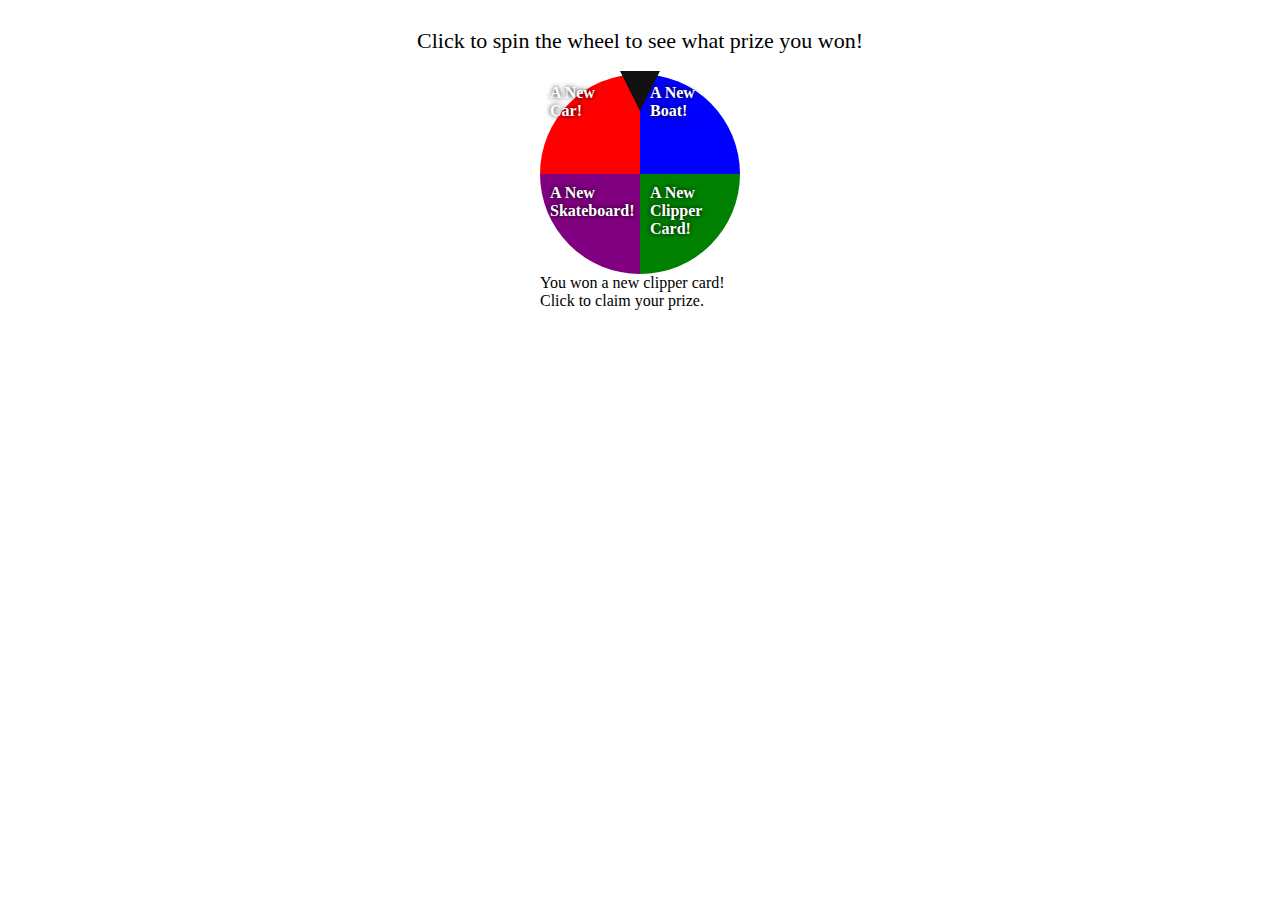
<file: design/winner.html>
<!DOCTYPE html>
<html lang="en">
<head>
    <meta charset="UTF-8">
    <meta http-equiv="X-UA-Compatible" content="IE=edge">
    <meta name="viewport" content="width=device-width, initial-scale=1.0">
    <title>Document</title>
    <style>
        .directions {
  text-align: center;
  font-size: 22px;
  padding: 20px;
}

.spin-the-wheel {
  margin: auto;
  width: 200px;
  cursor: pointer;
}

label {
  cursor: pointer;
  position: relative;
  display: block;
}

input {
  width: 0;
  height: 0;
  position: absolute;
  opacity: 0;
}

.wheel {
  position: relative;
  height: 200px;
  width: 200px;
}

.option {
  position: absolute;
  width: 80px;
  height: 80px;
  padding: 10px;
  color: white;
  font-weight: bold;
  text-shadow: 0 0 5px black;
}

.o1 {
  background-color: red;
  top: 0;
  left: 0;
  border-top-left-radius: 100%;
}

.o2 {
  background-color: blue;
  top: 0;
  right: 0;
  border-top-right-radius: 100%;
}

.o3 {
  background-color: purple;
  bottom: 0;
  left: 0;
  border-bottom-left-radius: 100%;
}

.o4 {
  background-color: green;
  bottom: 0;
  right: 0;
  border-bottom-right-radius: 100%;
}



.clicker {
  position: absolute;
  z-index: 30;
  height: 0;
  width: 0;
  left: 80px;
  top: -3px;
  border-width: 20px 20px 0 20px;
  transform: scaley(2);
  transform-origin: 50% 0;
  border-color: #111 transparent transparent transparent;
  border-style: solid;
 
}

:checked ~ .wheel {
  animation-name: spin;
  animation-duration: 3s;
  animation-timing-function: ease-out;
  animation-fill-mode: both;
}

@keyframes spin {
  0% {
    transform: rotate(0deg);
  }
  100% {
    transform: rotate(1665deg);
  }
}

:checked ~ .message {
  animation-name: winner;
  animation-delay: 2.9s;
  animation-duration: 0.5s;
  animation-timing-function: ease-out;
  animation-fill-mode: both;
}

@keyframes winner {
  0% {
    transform: scale(0);
    opacity: 0;
  }
  100% {
    transform: scale(1);
    opacity: 1;
  }
}

:checked ~ .clicker {
  animation-name: Clicker;
  animation-duration: 3s;
  animation-timing-function: ease-out;
  animation-fill-mode: both;
}
@keyframes Clicker {
  0%, 100% {
    transform:  rotate(0deg) scaley(2);
  }
   5%, 10%, 16%, 23%, 31%, 40%, 50%, 61%, 73%, 86% {
    transform:  rotate(-15deg) scaley(2);
 
  }
  7.5%, 13%, 20.5%, 27%, 35.5%, 45%, 55.5%, 67%, 79.5% {
    transform:  rotate(-10deg) scaley(2);
  } 
}

a {
  display: none;
  position: absolute;
  top: 0;
  left: 0;
  right: 0;
  bottom: 0;
  z-index: 50000;
}

:checked ~ a {
  display: block;
  animation-name: Linkable;
  animation-delay: 3.1s;
  animation-fill-mode: both;
  animation-duration: 0.1s;
}

@keyframes Linkable {
  0% {
    bottom: 100%;
  }
  
  100% {
    bottom: 0;
  }
}


    </style>
</head>
<body>
    <div class="directions">
        Click to spin the wheel to see what prize you won!
    </div>
    <div class="spin-the-wheel">
    <label>
      <input type="radio">
      <div class="clicker"></div>
    <div class="wheel">
    <div class="option o1">
      A New Car!
    </div>
    <div class="option o2">
      A New Boat!
    </div>
    <div class="option o3">
      A New Skateboard!
    </div>
    <div class="option o4">
      A New Clipper Card!
    </div>
    </div>
      
      <div class="message">
        You won a new clipper card! <br>
        Click to claim your prize.
      </div>
      
      <a href="http://votion.co" target="_blank"></a>
    </label>
    </div>
</body>
</html>
</file>
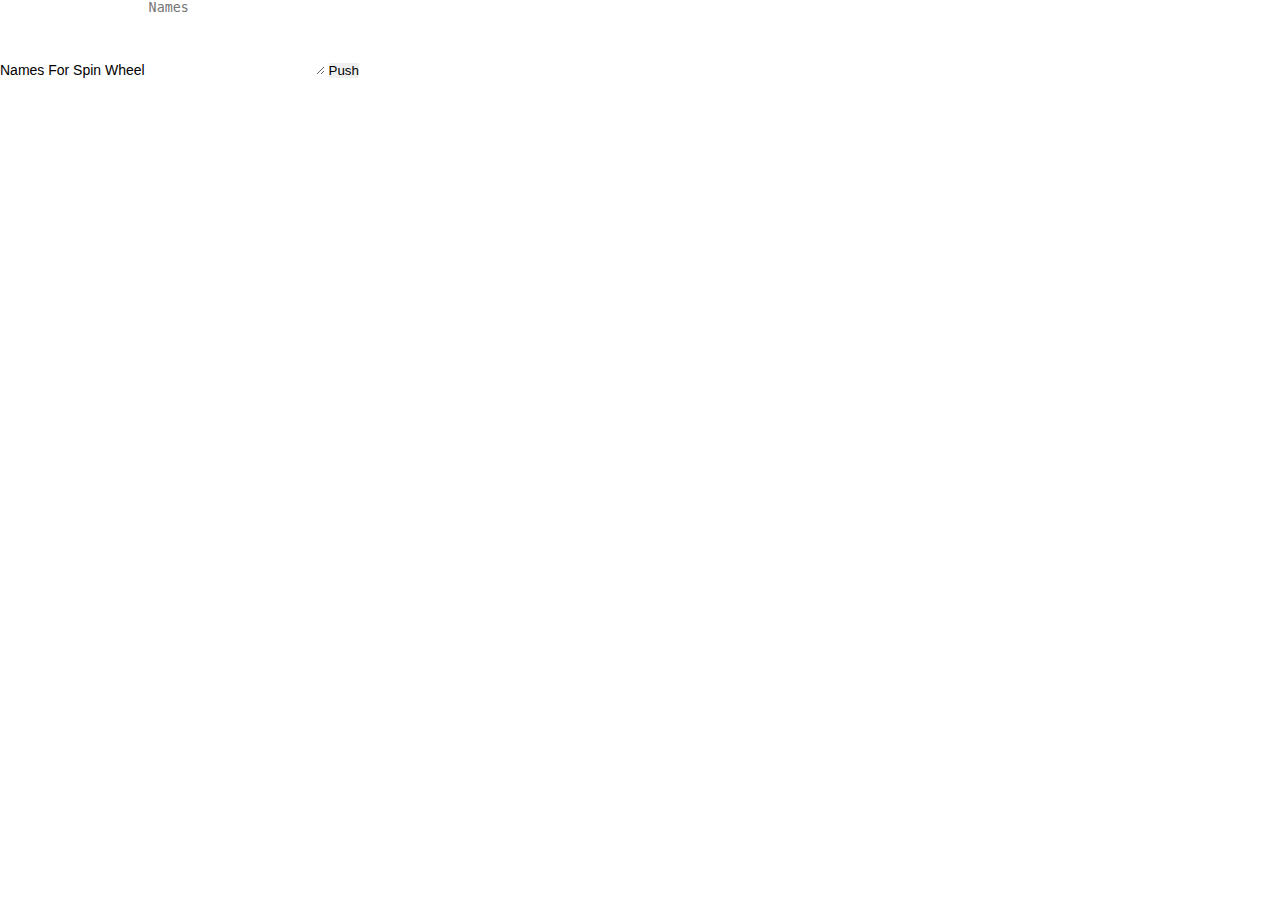
<file: templates/admin.html>
<!DOCTYPE html>
<html lang="en">
<head>
    <meta charset="UTF-8">
    <meta http-equiv="X-UA-Compatible" content="IE=edge">
    <meta name="viewport" content="width=device-width, initial-scale=1.0">
    <title>SPIIN WHEEL|Admin</title>


    <script src="https://ajax.googleapis.com/ajax/libs/jquery/2.2.4/jquery.min.js"></script>
    <link href="https://cdn.jsdelivr.net/npm/bootstrap@5.0.0-beta3/dist/css/bootstrap.min.css" rel="stylesheet" integrity="sha384-eOJMYsd53ii+scO/bJGFsiCZc+5NDVN2yr8+0RDqr0Ql0h+rP48ckxlpbzKgwra6" crossorigin="anonymous">
    <script src="https://cdn.jsdelivr.net/npm/@popperjs/core@2.9.1/dist/umd/popper.min.js" integrity="sha384-SR1sx49pcuLnqZUnnPwx6FCym0wLsk5JZuNx2bPPENzswTNFaQU1RDvt3wT4gWFG" crossorigin="anonymous"></script>
    <script src="https://cdn.jsdelivr.net/npm/bootstrap@5.0.0-beta3/dist/js/bootstrap.min.js" integrity="sha384-j0CNLUeiqtyaRmlzUHCPZ+Gy5fQu0dQ6eZ/xAww941Ai1SxSY+0EQqNXNE6DZiVc" crossorigin="anonymous"></script>

    <style>
        :root {
  --background-dark: #2d3548;
  --text-light: rgba(255, 255, 255, 0.6);
  --text-lighter: rgba(255, 255, 255, 0.9);
  --spacing-s: 8px;
  --spacing-m: 16px;
  --spacing-l: 24px;
  --spacing-xl: 32px;
  --spacing-xxl: 64px;
  --width-container: 1200px;
}

* {
  border: 0;
  margin: 0;
  padding: 0;
  box-sizing: border-box;
}

html {
  height: 100%;
  font-family: "Montserrat", sans-serif;
  font-size: 14px;
}

body {
  height: 100%;
}

.hero-section {
  align-items: flex-start;
  background-color: #9CCDDC;
  display: flex;
  min-height: 100%;
  justify-content: center;
  padding: var(--spacing-xxl) var(--spacing-l);
}
.card-grid {
  display: grid;
  grid-template-columns: repeat(1, 1fr);
  grid-column-gap: var(--spacing-l);
  grid-row-gap: var(--spacing-l);
  max-width: var(--width-container);
  width: 100%;
}

@media (min-width: 540px) {
  .card-grid {
    grid-template-columns: repeat(2, 1fr);
  }
}

@media (min-width: 960px) {
  .card-grid {
    grid-template-columns: repeat(4, 1fr);
  }
}

.card {
  list-style: none;
  position: relative;
}

.card:before {
  content: "";
  display: block;
  padding-bottom: 150%;
  width: 100%;
}

.card__background {
  background-size: cover;
  background-position: center;
  border-radius: var(--spacing-l);
  bottom: 0;
  filter: brightness(0.75) saturate(1.2) contrast(0.85);
  left: 0;
  position: absolute;
  right: 0;
  top: 0;
  transform-origin: center;
  transform: scale(1) translateZ(0);
  transition: filter 200ms linear, transform 200ms linear;
}

.card:hover .card__background {
  transform: scale(1.05) translateZ(0);
}

.card-grid:hover > .card:not(:hover) .card__background {
  filter: brightness(0.5) saturate(0) contrast(1.2) blur(20px);
}

.card__content {
  left: 0;
  padding: var(--spacing-l);
  position: absolute;
  top: 0;
}

.card__category {
  color: var(--text-light);
  font-size: 0.9rem;
  margin-bottom: var(--spacing-s);
  text-transform: uppercase;
}

.card__heading {
  color: var(--text-lighter);
  font-size: 1.9rem;
  text-shadow: 2px 2px 20px rgba(0, 0, 0, 0.2);
  line-height: 1.4;
  word-spacing: 100vw;
}
body{
    background:white;;
    background-size:cover;
    height:100vh;
    padding:0;
    margin:0;
}
</style>
</head>
<body>
    <form action="/admin/post" method="POST">
        <div class="container">
            <label for="names" class="form-label mt-5">Names For Spin Wheel</label>
            <textarea class="form-control mb-3 mt-2" name = "wheel-names" placeholder="Names"  type="text" id="names" rows="5"></textarea>
            <button class="btn btn-primary">Push</button>
            <ul id='list'></ul>
        </div>
    </form>
</script>
</body>
</html>
</file>
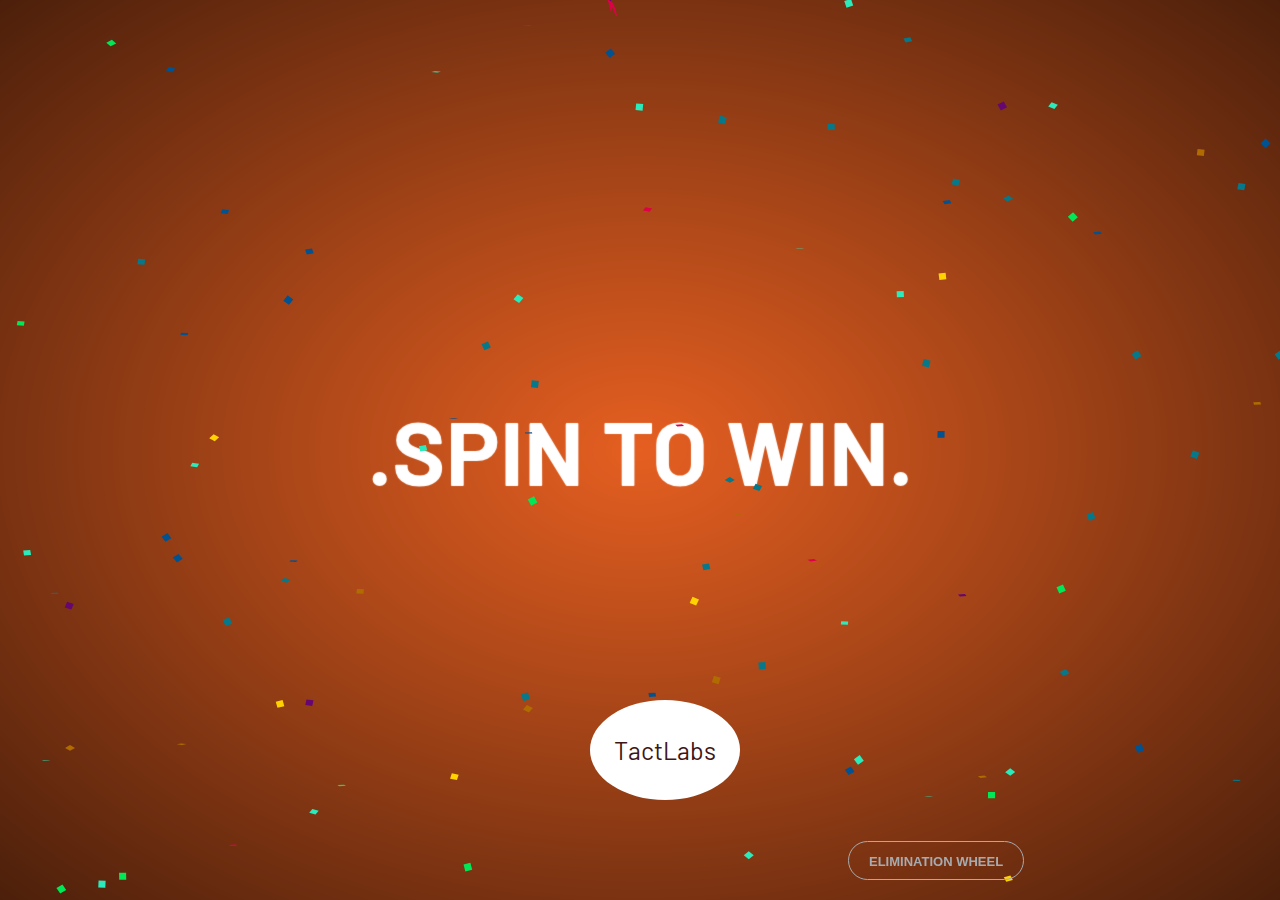
<file: templates/front.html>
<!DOCTYPE html>
<html lang="en">

<head>
    <meta charset="UTF-8">
    <meta http-equiv="X-UA-Compatible" content="IE=edge">
    <meta name="viewport" content="width=device-width, initial-scale=1.0">
    <title>Front page</title>
    <style>
        @import url('https://fonts.googleapis.com/css?family=Barlow');

body {
	-webkit-background-size: cover;
	-moz-background-size: cover;
	-o-background-size: cover;
	background-size: cover;
	font-family: 'Barlow', sans-serif;
}
.container {
	width: 100%;
	position: relative;
	overflow: hidden;
}
a {
	text-decoration: none;
}
h1.main, p.demos {
	-webkit-animation-delay: 18s;
	-moz-animation-delay: 18s;
	-ms-animation-delay: 18s;
	animation-delay: 18s;
}
.sp-container {
	position: fixed;
	top: 0px;
	left: 0px;
	width: 100%;
	height: 100%;
	z-index: 0;
	background: -webkit-radial-gradient(rgba(0, 0, 0, 0.1), rgba(0, 0, 0, 0.3) 35%, rgba(0, 0, 0, 0.7));
	background: -moz-radial-gradient(rgba(0, 0, 0, 0.1), rgba(0, 0, 0, 0.3) 35%, rgba(0, 0, 0, 0.7));
	background: -ms-radial-gradient(rgba(0, 0, 0, 0.1), rgba(0, 0, 0, 0.3) 35%, rgba(0, 0, 0, 0.7));
	background: radial-gradient(rgba(0, 0, 0, 0.1), rgba(0, 0, 0, 0.3) 35%, rgba(0, 0, 0, 0.7));
}
.sp-content {
	position: absolute;
	width: 100%;
	height: 100%;
	left: 0px;
	top: 0px;
	z-index: 1000;
}
.sp-container h2 {
	position: absolute;
	top: 50%;
	line-height: 100px;
	height: 90px;
	margin-top: -50px;
	font-size: 90px;
	width: 100%;
	text-align: center;
	color: transparent;
	-webkit-animation: blurFadeInOut 3s ease-in backwards;
	-moz-animation: blurFadeInOut 3s ease-in backwards;
	-ms-animation: blurFadeInOut 3s ease-in backwards;
	animation: blurFadeInOut 3s ease-in backwards;
}
.sp-container h2.frame-1 {
	-webkit-animation-delay: 0s;
	-moz-animation-delay: 0s;
	-ms-animation-delay: 0s;
	animation-delay: 0s;
}
.sp-container h2.frame-2 {
	-webkit-animation-delay: 3s;
	-moz-animation-delay: 3s;
	-ms-animation-delay: 3s;
	animation-delay: 3s;
}
.sp-container h2.frame-3 {
	-webkit-animation-delay: 6s;
	-moz-animation-delay: 6s;
	-ms-animation-delay: 6s;
	animation-delay: 6s;
}
.sp-container h2.frame-4 {
	font-size: 200px;
	-webkit-animation-delay: 9s;
	-moz-animation-delay: 9s;
	-ms-animation-delay: 9s;
	animation-delay: 9s;
}
.sp-container h2.frame-5 {
	-webkit-animation: none;
	-moz-animation: none;
	-ms-animation: none;
	animation: none;
	color: transparent;
	text-shadow: 0px 0px 1px #fff;
}
.sp-container h2.frame-5 span {
	-webkit-animation: blurFadeIn 3s ease-in 12s backwards;
	-moz-animation: blurFadeIn 1s ease-in 12s backwards;
	-ms-animation: blurFadeIn 3s ease-in 12s backwards;
	animation: blurFadeIn 3s ease-in 12s backwards;
	color: transparent;
	text-shadow: 0px 0px 1px #fff;
}
.sp-container h2.frame-5 span:nth-child(2) {
	-webkit-animation-delay: 13s;
	-moz-animation-delay: 13s;
	-ms-animation-delay: 13s;
	animation-delay: 13s;
}
.sp-container h2.frame-5 span:nth-child(3) {
	-webkit-animation-delay: 14s;
	-moz-animation-delay: 14s;
	-ms-animation-delay: 14s;
	animation-delay: 14s;
}
.sp-globe {
	position: absolute;
	width: 282px;
	height: 273px;
	left: 45%;
	top: 50%;
	margin: -137px 0 0 -141px;
	background: transparent url(http://web-sonick.zz.mu/images/sl/globe.png) no-repeat top left;
	-webkit-animation: fadeInBack 3.6s linear 14s backwards;
	-moz-animation: fadeInBack 3.6s linear 14s backwards;
	-ms-animation: fadeInBack 3.6s linear 14s backwards;
	animation: fadeInBack 3.6s linear 14s backwards;
	-ms-filter: "progid:DXImageTransform.Microsoft.Alpha(Opacity=30)";
	filter: alpha(opacity=30);
	opacity: 0.3;
	-webkit-transform: scale(5);
	-moz-transform: scale(5);
	-o-transform: scale(5);
	-ms-transform: scale(5);
	transform: scale(5);
}
.sp-circle-link {
	position: absolute;
	left: 50%;
	bottom: 100px;
	margin-left: -50px;
	text-align: center;
	line-height: 100px;
	width: 150px;
	height: 100px;
	background: #fff;
	color: #3f1616;
	font-size: 25px;
	-webkit-border-radius: 50%;
	-moz-border-radius: 50%;
	border-radius: 50%;
	-webkit-animation: fadeInRotate 1s linear 16s backwards;
	-moz-animation: fadeInRotate 1s linear 16s backwards;
	-ms-animation: fadeInRotate 1s linear 16s backwards;
	animation: fadeInRotate 1s linear 16s backwards;
	-webkit-transform: scale(1) rotate(0deg);
	-moz-transform: scale(1) rotate(0deg);
	-o-transform: scale(1) rotate(0deg);
	-ms-transform: scale(1) rotate(0deg);
	transform: scale(1) rotate(0deg);
}
.sp-circle-link:hover {
	background: #85373b;
	color: #fff;
}
/**/

@-webkit-keyframes blurFadeInOut {
	0% {
		opacity: 0;
		text-shadow: 0px 0px 40px #fff;
		-webkit-transform: scale(1.3);
	}
	20%, 75% {
		opacity: 1;
		text-shadow: 0px 0px 1px #fff;
		-webkit-transform: scale(1);
	}
	100% {
		opacity: 0;
		text-shadow: 0px 0px 50px #fff;
		-webkit-transform: scale(0);
	}
}
@-webkit-keyframes blurFadeIn {
	0% {
		opacity: 0;
		text-shadow: 0px 0px 40px #fff;
		-webkit-transform: scale(1.3);
	}
	50% {
		opacity: 0.5;
		text-shadow: 0px 0px 10px #fff;
		-webkit-transform: scale(1.1);
	}
	100% {
		opacity: 1;
		text-shadow: 0px 0px 1px #fff;
		-webkit-transform: scale(1);
	}
}
@-webkit-keyframes fadeInBack {
	0% {
		opacity: 0;
		-webkit-transform: scale(0);
	}
	50% {
		opacity: 0.4;
		-webkit-transform: scale(2);
	}
	100% {
		opacity: 0.2;
		-webkit-transform: scale(5);
	}
}
@-webkit-keyframes fadeInRotate {
	0% {
		opacity: 0;
		-webkit-transform: scale(0) rotate(360deg);
	}
	100% {
		opacity: 1;
		-webkit-transform: scale(1) rotate(0deg);
	}
}
/**/

@-moz-keyframes blurFadeInOut {
	0% {
		opacity: 0;
		text-shadow: 0px 0px 40px #fff;
		-moz-transform: scale(1.3);
	}
	20%, 75% {
		opacity: 1;
		text-shadow: 0px 0px 1px #fff;
		-moz-transform: scale(1);
	}
	100% {
		opacity: 0;
		text-shadow: 0px 0px 50px #fff;
		-moz-transform: scale(0);
	}
}
@-moz-keyframes blurFadeIn {
	0% {
		opacity: 0;
		text-shadow: 0px 0px 40px #fff;
		-moz-transform: scale(1.3);
	}
	100% {
		opacity: 1;
		text-shadow: 0px 0px 1px #fff;
		-moz-transform: scale(1);
	}
}
@-moz-keyframes fadeInBack {
	0% {
		opacity: 0;
		-moz-transform: scale(0);
	}
	50% {
		opacity: 0.4;
		-moz-transform: scale(2);
	}
	100% {
		opacity: 0.2;
		-moz-transform: scale(5);
	}
}
@-moz-keyframes fadeInRotate {
	0% {
		opacity: 0;
		-moz-transform: scale(0) rotate(360deg);
	}
	100% {
		opacity: 1;
		-moz-transform: scale(1) rotate(0deg);
	}
}
/**/

@keyframes blurFadeInOut {
	0% {
		opacity: 0;
		text-shadow: 0px 0px 40px #fff;
		transform: scale(1.3);
	}
	20%, 75% {
		opacity: 1;
		text-shadow: 0px 0px 1px #fff;
		transform: scale(1);
	}
	100% {
		opacity: 0;
		text-shadow: 0px 0px 50px #fff;
		transform: scale(0);
	}
}
@keyframes blurFadeIn {
	0% {
		opacity: 0;
		text-shadow: 0px 0px 40px #fff;
		transform: scale(1.3);
	}
	50% {
		opacity: 0.5;
		text-shadow: 0px 0px 10px #fff;
		transform: scale(1.1);
	}
	100% {
		opacity: 1;
		text-shadow: 0px 0px 1px #fff;
		transform: scale(1);
	}
}
@keyframes fadeInBack {
	0% {
		opacity: 0;
		transform: scale(0);
	}
	50% {
		opacity: 0.4;
		transform: scale(2);
	}
	100% {
		opacity: 0.2;
		transform: scale(5);
	}
}
@keyframes fadeInRotate {
	0% {
		opacity: 0;
		transform: scale(0) rotate(360deg);
	}
	100% {
		opacity: 1;
		transform: scale(1) rotate(0deg);
	}
}

html, body {
  margin: 0;
  padding: 0;
  background: rgb(255, 106, 37);
  height: 100%;
  width: 100%;
}
#confetti{
  position: absolute;
  left: 0;
  top: 0;
  height: 100%;
  width: 100%;
}


a.iprodev {
  line-height: normal;
  font-family: Varela Round, sans-serif;
  font-weight: 600;
  text-decoration: none;
  font-size: 13px;
  color: #A7AAAE;
  position: absolute;
  left: 53rem;
  bottom: 20px;
  border: 1px solid #A7AAAE;
  padding: 12px 20px 10px;
  border-radius: 50px;
  transition: all .1s ease-in-out;
  text-transform: uppercase;
}
a.iprodev:hover {
  background: #A7AAAE;
  color: white;
}
    </style>
</head>

<body>

    <div class="sp-container">
        <div class="sp-content">
            <div class="sp-globe"></div>
            <h2 class="frame-1">LET'S  FIND</h2>
            <h2 class="frame-2">THE  LUCKY  WINNER</h2>
            <h2 class="frame-3">OF  TODAY ...</h2>
            <h2 class="frame-4">THE SPIN WHEEL!</h2>
            <h2 class="frame-5">
                <span>.SPIN</span>
                <span>TO</span>
                <span>WIN.</span>
            </h2>
            <a class="sp-circle-link" href="https://nick.mkrtchyan.ga">TactLabs</a>
        </div>
    </div>

    <canvas height='1' id='confetti' width='1'></canvas>
<a class='iprodev' href='/wheel' target='_blank'>Elimination Wheel</a>

<script>
    var retina = window.devicePixelRatio,

// Math shorthands
PI = Math.PI,
sqrt = Math.sqrt,
round = Math.round,
random = Math.random,
cos = Math.cos,
sin = Math.sin,

// Local WindowAnimationTiming interface
rAF = window.requestAnimationFrame,
cAF = window.cancelAnimationFrame || window.cancelRequestAnimationFrame,
_now = Date.now || function () {return new Date().getTime();};

// Local WindowAnimationTiming interface polyfill
(function (w) {
/**
            * Fallback implementation.
            */
var prev = _now();
function fallback(fn) {
var curr = _now();
var ms = Math.max(0, 16 - (curr - prev));
var req = setTimeout(fn, ms);
prev = curr;
return req;
}

/**
            * Cancel.
            */
var cancel = w.cancelAnimationFrame
|| w.webkitCancelAnimationFrame
|| w.clearTimeout;

rAF = w.requestAnimationFrame
|| w.webkitRequestAnimationFrame
|| fallback;

cAF = function(id){
cancel.call(w, id);
};
}(window));

document.addEventListener("DOMContentLoaded", function() {
var speed = 50,
  duration = (1.0 / speed),
  confettiRibbonCount = 11,
  ribbonPaperCount = 30,
  ribbonPaperDist = 8.0,
  ribbonPaperThick = 8.0,
  confettiPaperCount = 95,
  DEG_TO_RAD = PI / 180,
  RAD_TO_DEG = 180 / PI,
  colors = [
    ["#df0049", "#660671"],
    ["#00e857", "#005291"],
    ["#2bebbc", "#05798a"],
    ["#ffd200", "#b06c00"]
  ];

function Vector2(_x, _y) {
this.x = _x, this.y = _y;
this.Length = function() {
  return sqrt(this.SqrLength());
}
this.SqrLength = function() {
  return this.x * this.x + this.y * this.y;
}
this.Add = function(_vec) {
  this.x += _vec.x;
  this.y += _vec.y;
}
this.Sub = function(_vec) {
  this.x -= _vec.x;
  this.y -= _vec.y;
}
this.Div = function(_f) {
  this.x /= _f;
  this.y /= _f;
}
this.Mul = function(_f) {
  this.x *= _f;
  this.y *= _f;
}
this.Normalize = function() {
  var sqrLen = this.SqrLength();
  if (sqrLen != 0) {
    var factor = 1.0 / sqrt(sqrLen);
    this.x *= factor;
    this.y *= factor;
  }
}
this.Normalized = function() {
  var sqrLen = this.SqrLength();
  if (sqrLen != 0) {
    var factor = 1.0 / sqrt(sqrLen);
    return new Vector2(this.x * factor, this.y * factor);
  }
  return new Vector2(0, 0);
}
}
Vector2.Lerp = function(_vec0, _vec1, _t) {
return new Vector2((_vec1.x - _vec0.x) * _t + _vec0.x, (_vec1.y - _vec0.y) * _t + _vec0.y);
}
Vector2.Distance = function(_vec0, _vec1) {
return sqrt(Vector2.SqrDistance(_vec0, _vec1));
}
Vector2.SqrDistance = function(_vec0, _vec1) {
var x = _vec0.x - _vec1.x;
var y = _vec0.y - _vec1.y;
return (x * x + y * y + z * z);
}
Vector2.Scale = function(_vec0, _vec1) {
return new Vector2(_vec0.x * _vec1.x, _vec0.y * _vec1.y);
}
Vector2.Min = function(_vec0, _vec1) {
return new Vector2(Math.min(_vec0.x, _vec1.x), Math.min(_vec0.y, _vec1.y));
}
Vector2.Max = function(_vec0, _vec1) {
return new Vector2(Math.max(_vec0.x, _vec1.x), Math.max(_vec0.y, _vec1.y));
}
Vector2.ClampMagnitude = function(_vec0, _len) {
var vecNorm = _vec0.Normalized;
return new Vector2(vecNorm.x * _len, vecNorm.y * _len);
}
Vector2.Sub = function(_vec0, _vec1) {
return new Vector2(_vec0.x - _vec1.x, _vec0.y - _vec1.y, _vec0.z - _vec1.z);
}

function EulerMass(_x, _y, _mass, _drag) {
this.position = new Vector2(_x, _y);
this.mass = _mass;
this.drag = _drag;
this.force = new Vector2(0, 0);
this.velocity = new Vector2(0, 0);
this.AddForce = function(_f) {
  this.force.Add(_f);
}
this.Integrate = function(_dt) {
  var acc = this.CurrentForce(this.position);
  acc.Div(this.mass);
  var posDelta = new Vector2(this.velocity.x, this.velocity.y);
  posDelta.Mul(_dt);
  this.position.Add(posDelta);
  acc.Mul(_dt);
  this.velocity.Add(acc);
  this.force = new Vector2(0, 0);
}
this.CurrentForce = function(_pos, _vel) {
  var totalForce = new Vector2(this.force.x, this.force.y);
  var speed = this.velocity.Length();
  var dragVel = new Vector2(this.velocity.x, this.velocity.y);
  dragVel.Mul(this.drag * this.mass * speed);
  totalForce.Sub(dragVel);
  return totalForce;
}
}

function ConfettiPaper(_x, _y) {
this.pos = new Vector2(_x, _y);
this.rotationSpeed = (random() * 600 + 800);
this.angle = DEG_TO_RAD * random() * 360;
this.rotation = DEG_TO_RAD * random() * 360;
this.cosA = 1.0;
this.size = 5.0;
this.oscillationSpeed = (random() * 1.5 + 0.5);
this.xSpeed = 40.0;
this.ySpeed = (random() * 60 + 50.0);
this.corners = new Array();
this.time = random();
var ci = round(random() * (colors.length - 1));
this.frontColor = colors[ci][0];
this.backColor = colors[ci][1];
for (var i = 0; i < 4; i++) {
  var dx = cos(this.angle + DEG_TO_RAD * (i * 90 + 45));
  var dy = sin(this.angle + DEG_TO_RAD * (i * 90 + 45));
  this.corners[i] = new Vector2(dx, dy);
}
this.Update = function(_dt) {
  this.time += _dt;
  this.rotation += this.rotationSpeed * _dt;
  this.cosA = cos(DEG_TO_RAD * this.rotation);
  this.pos.x += cos(this.time * this.oscillationSpeed) * this.xSpeed * _dt
  this.pos.y += this.ySpeed * _dt;
  if (this.pos.y > ConfettiPaper.bounds.y) {
    this.pos.x = random() * ConfettiPaper.bounds.x;
    this.pos.y = 0;
  }
}
this.Draw = function(_g) {
  if (this.cosA > 0) {
    _g.fillStyle = this.frontColor;
  } else {
    _g.fillStyle = this.backColor;
  }
  _g.beginPath();
  _g.moveTo((this.pos.x + this.corners[0].x * this.size) * retina, (this.pos.y + this.corners[0].y * this.size * this.cosA) * retina);
  for (var i = 1; i < 4; i++) {
    _g.lineTo((this.pos.x + this.corners[i].x * this.size) * retina, (this.pos.y + this.corners[i].y * this.size * this.cosA) * retina);
  }
  _g.closePath();
  _g.fill();
}
}
ConfettiPaper.bounds = new Vector2(0, 0);

function ConfettiRibbon(_x, _y, _count, _dist, _thickness, _angle, _mass, _drag) {
this.particleDist = _dist;
this.particleCount = _count;
this.particleMass = _mass;
this.particleDrag = _drag;
this.particles = new Array();
var ci = round(random() * (colors.length - 1));
this.frontColor = colors[ci][0];
this.backColor = colors[ci][1];
this.xOff = (cos(DEG_TO_RAD * _angle) * _thickness);
this.yOff = (sin(DEG_TO_RAD * _angle) * _thickness);
this.position = new Vector2(_x, _y);
this.prevPosition = new Vector2(_x, _y);
this.velocityInherit = (random() * 2 + 4);
this.time = random() * 100;
this.oscillationSpeed = (random() * 2 + 2);
this.oscillationDistance = (random() * 40 + 40);
this.ySpeed = (random() * 40 + 80);
for (var i = 0; i < this.particleCount; i++) {
  this.particles[i] = new EulerMass(_x, _y - i * this.particleDist, this.particleMass, this.particleDrag);
}
this.Update = function(_dt) {
  var i = 0;
  this.time += _dt * this.oscillationSpeed;
  this.position.y += this.ySpeed * _dt;
  this.position.x += cos(this.time) * this.oscillationDistance * _dt;
  this.particles[0].position = this.position;
  var dX = this.prevPosition.x - this.position.x;
  var dY = this.prevPosition.y - this.position.y;
  var delta = sqrt(dX * dX + dY * dY);
  this.prevPosition = new Vector2(this.position.x, this.position.y);
  for (i = 1; i < this.particleCount; i++) {
    var dirP = Vector2.Sub(this.particles[i - 1].position, this.particles[i].position);
    dirP.Normalize();
    dirP.Mul((delta / _dt) * this.velocityInherit);
    this.particles[i].AddForce(dirP);
  }
  for (i = 1; i < this.particleCount; i++) {
    this.particles[i].Integrate(_dt);
  }
  for (i = 1; i < this.particleCount; i++) {
    var rp2 = new Vector2(this.particles[i].position.x, this.particles[i].position.y);
    rp2.Sub(this.particles[i - 1].position);
    rp2.Normalize();
    rp2.Mul(this.particleDist);
    rp2.Add(this.particles[i - 1].position);
    this.particles[i].position = rp2;
  }
  if (this.position.y > ConfettiRibbon.bounds.y + this.particleDist * this.particleCount) {
    this.Reset();
  }
}
this.Reset = function() {
  this.position.y = -random() * ConfettiRibbon.bounds.y;
  this.position.x = random() * ConfettiRibbon.bounds.x;
  this.prevPosition = new Vector2(this.position.x, this.position.y);
  this.velocityInherit = random() * 2 + 4;
  this.time = random() * 100;
  this.oscillationSpeed = random() * 2.0 + 1.5;
  this.oscillationDistance = (random() * 40 + 40);
  this.ySpeed = random() * 40 + 80;
  var ci = round(random() * (colors.length - 1));
  this.frontColor = colors[ci][0];
  this.backColor = colors[ci][1];
  this.particles = new Array();
  for (var i = 0; i < this.particleCount; i++) {
    this.particles[i] = new EulerMass(this.position.x, this.position.y - i * this.particleDist, this.particleMass, this.particleDrag);
  }
}
this.Draw = function(_g) {
  for (var i = 0; i < this.particleCount - 1; i++) {
    var p0 = new Vector2(this.particles[i].position.x + this.xOff, this.particles[i].position.y + this.yOff);
    var p1 = new Vector2(this.particles[i + 1].position.x + this.xOff, this.particles[i + 1].position.y + this.yOff);
    if (this.Side(this.particles[i].position.x, this.particles[i].position.y, this.particles[i + 1].position.x, this.particles[i + 1].position.y, p1.x, p1.y) < 0) {
      _g.fillStyle = this.frontColor;
      _g.strokeStyle = this.frontColor;
    } else {
      _g.fillStyle = this.backColor;
      _g.strokeStyle = this.backColor;
    }
    if (i == 0) {
      _g.beginPath();
      _g.moveTo(this.particles[i].position.x * retina, this.particles[i].position.y * retina);
      _g.lineTo(this.particles[i + 1].position.x * retina, this.particles[i + 1].position.y * retina);
      _g.lineTo(((this.particles[i + 1].position.x + p1.x) * 0.5) * retina, ((this.particles[i + 1].position.y + p1.y) * 0.5) * retina);
      _g.closePath();
      _g.stroke();
      _g.fill();
      _g.beginPath();
      _g.moveTo(p1.x * retina, p1.y * retina);
      _g.lineTo(p0.x * retina, p0.y * retina);
      _g.lineTo(((this.particles[i + 1].position.x + p1.x) * 0.5) * retina, ((this.particles[i + 1].position.y + p1.y) * 0.5) * retina);
      _g.closePath();
      _g.stroke();
      _g.fill();
    } else if (i == this.particleCount - 2) {
      _g.beginPath();
      _g.moveTo(this.particles[i].position.x * retina, this.particles[i].position.y * retina);
      _g.lineTo(this.particles[i + 1].position.x * retina, this.particles[i + 1].position.y * retina);
      _g.lineTo(((this.particles[i].position.x + p0.x) * 0.5) * retina, ((this.particles[i].position.y + p0.y) * 0.5) * retina);
      _g.closePath();
      _g.stroke();
      _g.fill();
      _g.beginPath();
      _g.moveTo(p1.x * retina, p1.y * retina);
      _g.lineTo(p0.x * retina, p0.y * retina);
      _g.lineTo(((this.particles[i].position.x + p0.x) * 0.5) * retina, ((this.particles[i].position.y + p0.y) * 0.5) * retina);
      _g.closePath();
      _g.stroke();
      _g.fill();
    } else {
      _g.beginPath();
      _g.moveTo(this.particles[i].position.x * retina, this.particles[i].position.y * retina);
      _g.lineTo(this.particles[i + 1].position.x * retina, this.particles[i + 1].position.y * retina);
      _g.lineTo(p1.x * retina, p1.y * retina);
      _g.lineTo(p0.x * retina, p0.y * retina);
      _g.closePath();
      _g.stroke();
      _g.fill();
    }
  }
}
this.Side = function(x1, y1, x2, y2, x3, y3) {
  return ((x1 - x2) * (y3 - y2) - (y1 - y2) * (x3 - x2));
}
}
ConfettiRibbon.bounds = new Vector2(0, 0);
confetti = {};
confetti.Context = function(id) {
var i = 0;
var canvas = document.getElementById(id);
var canvasParent = canvas.parentNode;
var canvasWidth = canvasParent.offsetWidth;
var canvasHeight = canvasParent.offsetHeight;
canvas.width = canvasWidth * retina;
canvas.height = canvasHeight * retina;
var context = canvas.getContext('2d');
var interval = null;
var confettiRibbons = new Array();
ConfettiRibbon.bounds = new Vector2(canvasWidth, canvasHeight);
for (i = 0; i < confettiRibbonCount; i++) {
  confettiRibbons[i] = new ConfettiRibbon(random() * canvasWidth, -random() * canvasHeight * 2, ribbonPaperCount, ribbonPaperDist, ribbonPaperThick, 45, 1, 0.05);
}
var confettiPapers = new Array();
ConfettiPaper.bounds = new Vector2(canvasWidth, canvasHeight);
for (i = 0; i < confettiPaperCount; i++) {
  confettiPapers[i] = new ConfettiPaper(random() * canvasWidth, random() * canvasHeight);
}
this.resize = function() {
  canvasWidth = canvasParent.offsetWidth;
  canvasHeight = canvasParent.offsetHeight;
  canvas.width = canvasWidth * retina;
  canvas.height = canvasHeight * retina;
  ConfettiPaper.bounds = new Vector2(canvasWidth, canvasHeight);
  ConfettiRibbon.bounds = new Vector2(canvasWidth, canvasHeight);
}
this.start = function() {
  this.stop()
  var context = this;
  this.update();
}
this.stop = function() {
  cAF(this.interval);
}
this.update = function() {
  var i = 0;
  context.clearRect(0, 0, canvas.width, canvas.height);
  for (i = 0; i < confettiPaperCount; i++) {
    confettiPapers[i].Update(duration);
    confettiPapers[i].Draw(context);
  }
  for (i = 0; i < confettiRibbonCount; i++) {
    confettiRibbons[i].Update(duration);
    confettiRibbons[i].Draw(context);
  }
  this.interval = rAF(function() {
    confetti.update();
  });
}
}
var confetti = new confetti.Context('confetti');
confetti.start();
window.addEventListener('resize', function(event){
confetti.resize();
});
});
</script>


</body>

</html>
</file>
<file: style.css>
*{
    box-sizing: border-box;
    padding: 0;
    margin: 0;
    outline: none;
  }
  
  body{
    font-family: Open Sans;
    display: flex;
    justify-content: center;
    align-items: center;
    min-height: 100vh;
    overflow: hidden;
    background: rgb(140, 217, 236);
    background: linear-gradient(90deg, rgb(140, 217, 236) 0%, rgb(213, 184, 240) 52%, rgba(140, 217, 236) 100%);
    background-size: cover;
  }
  
  .mainbox{
    position: relative;
    width: 500px;
    height: 500px;
  }
  .mainbox:after{
    position: absolute;
    content: '';
    width: 32px;
    height: 32px;
    background: url('arrow-left.png') no-repeat;
    background-size: 32px;
    right: -30px;
    top: 50%;
    transform: translateY(-50%);
  }
  .box{
    width: 100%;
    height: 100%;
    position: relative;
    border-radius: 50%;
    border: 10px solid #fff;
    overflow: hidden;
    transition: all ease 5s;
  }
  span{
    width: 50%;
    height: 50%;
    display: inline-block;
    position: absolute;
  }
  .span1{
    clip-path: polygon(0 92%, 100% 50%, 0 8%);
    background-color: #df7171;
    top: 120px;
    left: 0;
  }
  .span2{
    clip-path: polygon(100% 92%, 0 50%, 100% 8%);
    background-color: #70aef5;
    top: 120px;
    right: 0;
  }
  .span3{
    clip-path: polygon(50% 0%, 8% 100%, 92% 100%);
    background-color: #e99cc0;
    bottom: 0;
    left: 120px;
  }
  .span4{
    clip-path: polygon(50% 100%, 92% 0, 8% 0);
    background-color: #a4e49a;
    top: 0;
    left: 120px;
  }
  
  
  .box1 .span3 b{
     transform: translate(-50%, -50%) rotate(-270deg);
  }
  .box1 .span1 b,
  .box2 .span1 b{
    transform: translate(-50%, -50%) rotate(185deg);
  }
  .box2 .span3 b{
    transform: translate(-50%, -50%) rotate(90deg);
  }
  .box1 .span4 b,
  .box2 .span4 b{
    transform: translate(-50%, -50%) rotate(-85deg);
  }
  
  .box2{
    width: 100%;
    height: 100%;
    transform: rotate(-135deg);
  }
  span b{
    font-size: 24px;
    position: absolute;
    top: 50%;
    left: 50%;
    transform: translate(-50%, -50%);
  
  }
  
  .spin{
    position: absolute;
    top: 50%;
    left: 50%;
    transform: translate(-50%, -50%);
    width: 75px;
    height: 75px;
    border-radius: 50%;
    border: 4px solid #fff;
    background-color: #808bec;
    color: #000;
    box-shadow: 0 5px 20px #000;
    font-weight: bold;
    font-size: 22px;
    cursor: pointer;
  }
  .spin:active{
    width: 70px;
    height: 70px;
    font-size: 20px;
  }
  
  .mainbox.animate:after{
    animation: animateArrow 0.7s ease infinite;
  }
  @keyframes animateArrow{
    50%{
      right: -40px;
    }
}
</file>
<file: design/style.css>
*{
    box-sizing: border-box;
    padding: 0;
    margin: 0;
    outline: none;
  }
  
  body{
    font-family: Open Sans;
    display: flex;
    justify-content: center;
    align-items: center;
    min-height: 100vh;
    overflow: hidden;
    background: rgb(140, 217, 236);
    background: linear-gradient(90deg, rgb(140, 217, 236) 0%, rgb(213, 184, 240) 52%, rgba(140, 217, 236) 100%);
    background-size: cover;
  }
  
  .mainbox{
    position: relative;
    width: 500px;
    height: 500px;
  }
  .mainbox:after{
    position: absolute;
    content: '';
    width: 32px;
    height: 32px;
    background: url('arrow-left.png') no-repeat;
    background-size: 32px;
    right: -30px;
    top: 50%;
    transform: translateY(-50%);
  }
  .box{
    width: 100%;
    height: 100%;
    position: relative;
    border-radius: 50%;
    border: 10px solid #fff;
    overflow: hidden;
    transition: all ease 5s;
  }
  span{
    width: 50%;
    height: 50%;
    display: inline-block;
    position: absolute;
  }
  .span1{
    clip-path: polygon(0 92%, 100% 50%, 0 8%);
    background-color: #df7171;
    top: 120px;
    left: 0;
  }
  .span2{
    clip-path: polygon(100% 92%, 0 50%, 100% 8%);
    background-color: #70aef5;
    top: 120px;
    right: 0;
  }
  .span3{
    clip-path: polygon(50% 0%, 8% 100%, 92% 100%);
    background-color: #e99cc0;
    bottom: 0;
    left: 120px;
  }
  .span4{
    clip-path: polygon(50% 100%, 92% 0, 8% 0);
    background-color: #a4e49a;
    top: 0;
    left: 120px;
  }
  
  
  .box1 .span3 b{
     transform: translate(-50%, -50%) rotate(-270deg);
  }
  .box1 .span1 b,
  .box2 .span1 b{
    transform: translate(-50%, -50%) rotate(185deg);
  }
  .box2 .span3 b{
    transform: translate(-50%, -50%) rotate(90deg);
  }
  .box1 .span4 b,
  .box2 .span4 b{
    transform: translate(-50%, -50%) rotate(-85deg);
  }
  
  .box2{
    width: 100%;
    height: 100%;
    transform: rotate(-135deg);
  }
  span b{
    font-size: 24px;
    position: absolute;
    top: 50%;
    left: 50%;
    transform: translate(-50%, -50%);
  
  }
  
  .spin{
    position: absolute;
    top: 50%;
    left: 50%;
    transform: translate(-50%, -50%);
    width: 75px;
    height: 75px;
    border-radius: 50%;
    border: 4px solid #fff;
    background-color: #808bec;
    color: #000;
    box-shadow: 0 5px 20px #000;
    font-weight: bold;
    font-size: 22px;
    cursor: pointer;
  }
  .spin:active{
    width: 70px;
    height: 70px;
    font-size: 20px;
  }
  
  .mainbox.animate:after{
    animation: animateArrow 0.7s ease infinite;
  }
  @keyframes animateArrow{
    50%{
      right: -40px;
    }
}
</file>
<file: original/spin-wheel-pooja-varsha-ui-improv/design/style.css>
*{
    box-sizing: border-box;
    padding: 0;
    margin: 0;
    outline: none;
  }
  
  body{
    font-family: Open Sans;
    display: flex;
    justify-content: center;
    align-items: center;
    min-height: 100vh;
    overflow: hidden;
    background: rgb(140, 217, 236);
    background: linear-gradient(90deg, rgb(140, 217, 236) 0%, rgb(213, 184, 240) 52%, rgba(140, 217, 236) 100%);
    background-size: cover;
  }
  
  .mainbox{
    position: relative;
    width: 500px;
    height: 500px;
  }
  .mainbox:after{
    position: absolute;
    content: '';
    width: 32px;
    height: 32px;
    background: url('arrow-left.png') no-repeat;
    background-size: 32px;
    right: -30px;
    top: 50%;
    transform: translateY(-50%);
  }
  .box{
    width: 100%;
    height: 100%;
    position: relative;
    border-radius: 50%;
    border: 10px solid #fff;
    overflow: hidden;
    transition: all ease 5s;
  }
  
  .segment {
    position: absolute;
    width: 50%;
    height: 50%;
    background: var(--clr);
    transform-origin: bottom right;
    left: 50%;
    top: 0;
    transform: rotate(calc(var(--i) * 45deg)) skewY(-45deg);
  }
  
  .segment b {
    position: absolute;
    left: -100%;
    bottom: 0;
    transform: skewY(45deg) rotate(90deg);
    transform-origin: bottom right;
    color: #fff;
    font-size: 24px;
    display: block;
    width: 100%;
    height: 100%;
    text-align: center;
    line-height: 70px; /* Adjust as needed for vertical centering */
    padding-left: 50%; /* Adjust to move text further from center */
  }
  
  .spin{
    position: absolute;
    top: 50%;
    left: 50%;
    transform: translate(-50%, -50%);
    width: 75px;
    height: 75px;
    border-radius: 50%;
    border: 4px solid #fff;
    background-color: #808bec;
    color: #000;
    box-shadow: 0 5px 20px #000;
    font-weight: bold;
    font-size: 22px;
    cursor: pointer;
    z-index: 10; /* Ensure spin button is above segments */
  }
  .spin:active{
    width: 70px;
    height: 70px;
    font-size: 20px;
  }
  
  .mainbox.animate:after{
    animation: animateArrow 0.7s ease infinite;
  }
  @keyframes animateArrow{
    50%{
      right: -40px;
    }
}
</file>
